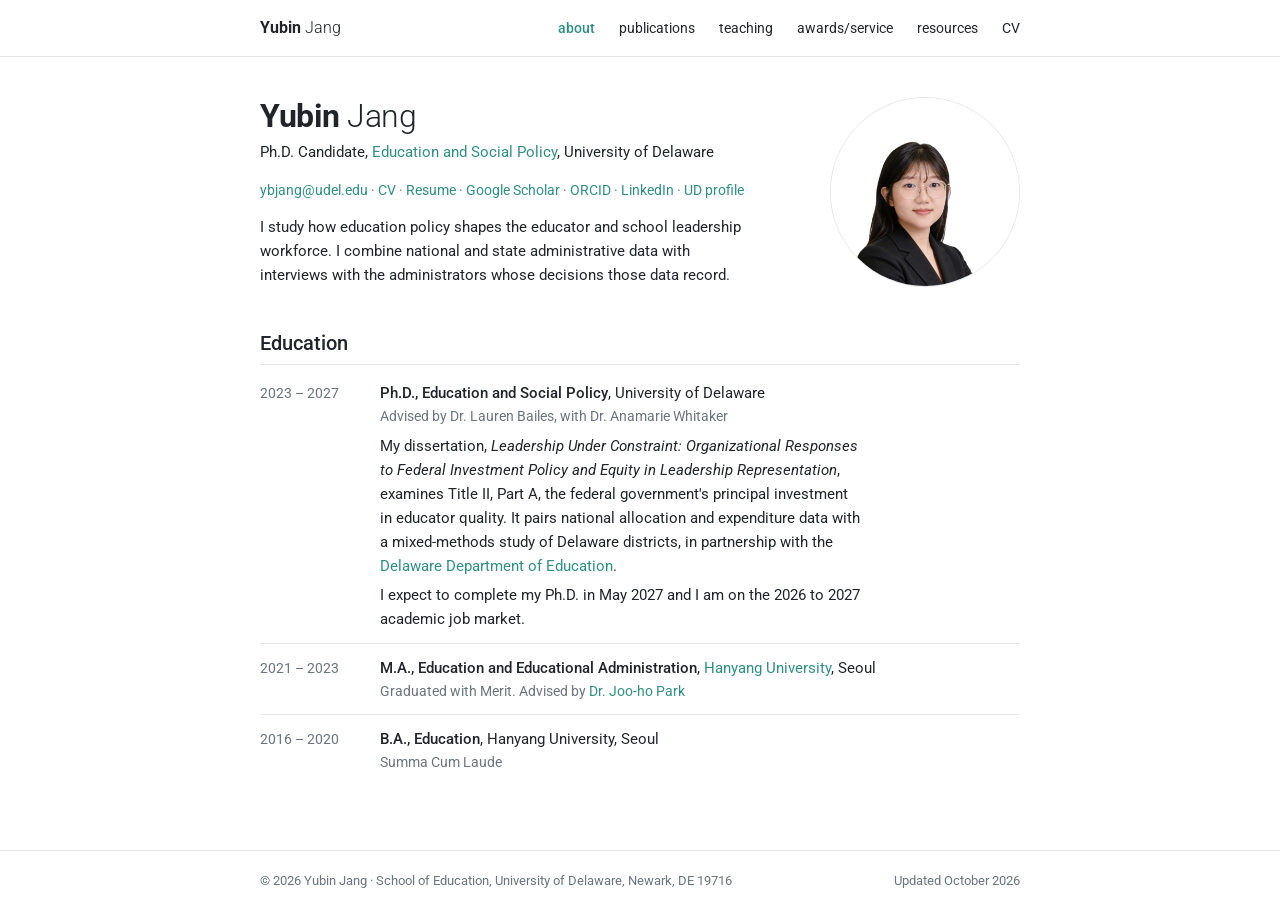
<file: index.html>
<!doctype html>
<html lang="en">
<head>
<meta charset="utf-8">
<meta name="viewport" content="width=device-width, initial-scale=1">
<title>Yubin Jang</title>
<meta name="description" content="Yubin Jang is a Ph.D. candidate in Education and Social Policy at the University of Delaware. She studies how education policy shapes the educator and school leadership workforce.">
<meta name="author" content="Yubin Jang">

<meta property="og:type" content="website">
<meta property="og:title" content="Yubin Jang">
<meta property="og:description" content="Ph.D. candidate in Education and Social Policy at the University of Delaware. How education policy shapes the educator and school leadership workforce.">
<meta property="og:image" content="https://yubinjang.github.io/assets/img/headshot.jpg">
<meta name="twitter:card" content="summary">
<link rel="canonical" href="https://yubinjang.github.io/">

<link rel="icon" href="data:image/svg+xml,<svg xmlns='http://www.w3.org/2000/svg' viewBox='0 0 32 32'><text y='24' x='1' font-size='22' font-family='Helvetica,Arial,sans-serif'>YJ</text></svg>">
<link rel="preconnect" href="https://fonts.googleapis.com">
<link rel="preconnect" href="https://fonts.gstatic.com" crossorigin>
<link href="https://fonts.googleapis.com/css2?family=Roboto:wght@300;400;500;700&display=swap" rel="stylesheet">
<link rel="stylesheet" href="/assets/css/style.css">

<!-- Without JS the mobile menu cannot open, so lay the links out inline. -->
<noscript>
  <style>
    .nav__toggle{ display:none !important; }
    @media (max-width:720px){
      .nav__inner{ height:auto; flex-wrap:wrap; padding-block:10px; }
      .nav__links{
        position:static; flex-direction:row; flex-wrap:wrap; gap:6px 16px;
        max-height:none; visibility:visible; overflow:visible;
        padding:0; border:0;
      }
      .nav__links a{ width:auto; padding:2px 0; border-bottom:0; }
    }
  </style>
</noscript>
</head>
<body>

<a class="skip-link" href="#main">Skip to content</a>

<header class="nav" id="nav">
  <div class="nav__inner">
    <a class="nav__brand" href="/"><strong>Yubin</strong> Jang</a>

    <button class="nav__toggle" id="navToggle" aria-expanded="false" aria-controls="navLinks" aria-label="Open menu">
      <span></span><span></span><span></span>
    </button>

    <nav class="nav__links" id="navLinks" aria-label="Primary">
      <a href="/" class="is-current" aria-current="page">about</a>
      <a href="/publications/">publications</a>
      <a href="/teaching/">teaching</a>
      <a href="/awards/">awards/service</a>
      <a href="/resources/">resources</a>
      <a href="/cv/Jang_Yubin_CV.pdf" target="_blank" rel="noopener">CV</a>
    </nav>
  </div>
</header>

<main id="main">
  <div class="wrap">

    <section class="about" aria-label="Introduction">
      <div class="about__text">
        <h1 class="page__title about__name"><strong>Yubin</strong> Jang</h1>
        <p class="about__role">
          Ph.D. Candidate, <a href="https://www.udel.edu/academics/colleges/grad/prospective-students/programs/interdisciplinary/education-and-social-policy/" target="_blank" rel="noopener">Education and Social Policy</a>, University of Delaware
        </p>
        <p class="about__contact">
          <a href="mailto:ybjang@udel.edu">ybjang@udel.edu</a> &middot;
          <a href="/cv/Jang_Yubin_CV.pdf" target="_blank" rel="noopener">CV</a> &middot;
          <a href="/cv/Jang_Yubin_Resume.pdf" target="_blank" rel="noopener">Resume</a> &middot;
          <a href="https://scholar.google.com/citations?user=fEqpddMAAAAJ&amp;hl=en" target="_blank" rel="noopener">Google Scholar</a> &middot;
          <a href="https://orcid.org/0009-0002-6958-9522" target="_blank" rel="noopener">ORCID</a> &middot;
          <a href="https://www.linkedin.com/in/ybjang" target="_blank" rel="noopener">LinkedIn</a> &middot;
          <a href="https://www.education.udel.edu/grad-student/yubin-jang/" target="_blank" rel="noopener">UD profile</a>
        </p>
        <p>
          I study how education policy shapes the educator and school leadership workforce.
          I combine national and state administrative data with interviews with the
          administrators whose decisions those data record.
        </p>
      </div>

      <!-- The inline onerror is deliberate. A listener added from main.js can miss the error
           event, which fires while the script is still loading. -->
      <img class="portrait" id="headshot" src="/assets/img/headshot.jpg" alt="Portrait of Yubin Jang"
           width="190" height="190"
           onerror="this.onerror=null;this.src='/assets/img/placeholder.svg';this.alt='';">
    </section>

    <section class="sec" id="education">
      <h2 class="sec__title">Education</h2>
      <ul class="rows">
        <li>
          <span class="rows__when">2023 &ndash; 2027</span>
          <span class="rows__what">
            <strong>Ph.D., Education and Social Policy</strong>, University of Delaware
            <span class="rows__note">Advised by Dr. Lauren Bailes, with Dr. Anamarie Whitaker</span>
            <span class="rows__text">
              My dissertation, <cite>Leadership Under Constraint: Organizational Responses to Federal
              Investment Policy and Equity in Leadership Representation</cite>, examines Title II, Part A,
              the federal government's principal investment in educator quality. It pairs national
              allocation and expenditure data with a mixed-methods study of Delaware districts, in
              partnership with the <a href="https://www.doe.k12.de.us/" target="_blank" rel="noopener">Delaware Department of Education</a>.
            </span>
            <span class="rows__text">
              I expect to complete my Ph.D. in May 2027 and I am on the 2026 to 2027 academic job market.
            </span>
          </span>
        </li>
        <li>
          <span class="rows__when">2021 &ndash; 2023</span>
          <span class="rows__what">
            <strong>M.A., Education and Educational Administration</strong>, <a href="https://www.hanyang.ac.kr/web/eng" target="_blank" rel="noopener">Hanyang University</a>, Seoul
            <span class="rows__note">Graduated with Merit. Advised by <a href="https://education.hanyang.ac.kr/front/undergraduate/education/professor/view?id=1" target="_blank" rel="noopener">Dr. Joo-ho Park</a></span>
          </span>
        </li>
        <li>
          <span class="rows__when">2016 &ndash; 2020</span>
          <span class="rows__what">
            <strong>B.A., Education</strong>, Hanyang University, Seoul
            <span class="rows__note">Summa Cum Laude</span>
          </span>
        </li>
      </ul>
    </section>

  </div>
</main>

<footer class="foot">
  <div class="wrap foot__inner">
    <p>&copy; <span id="year">2026</span> Yubin Jang &middot; School of Education, University of Delaware, Newark, DE 19716</p>
    <p>Updated October 2026</p>
  </div>
</footer>

<script src="/assets/js/main.js"></script>
</body>
</html>
</file>
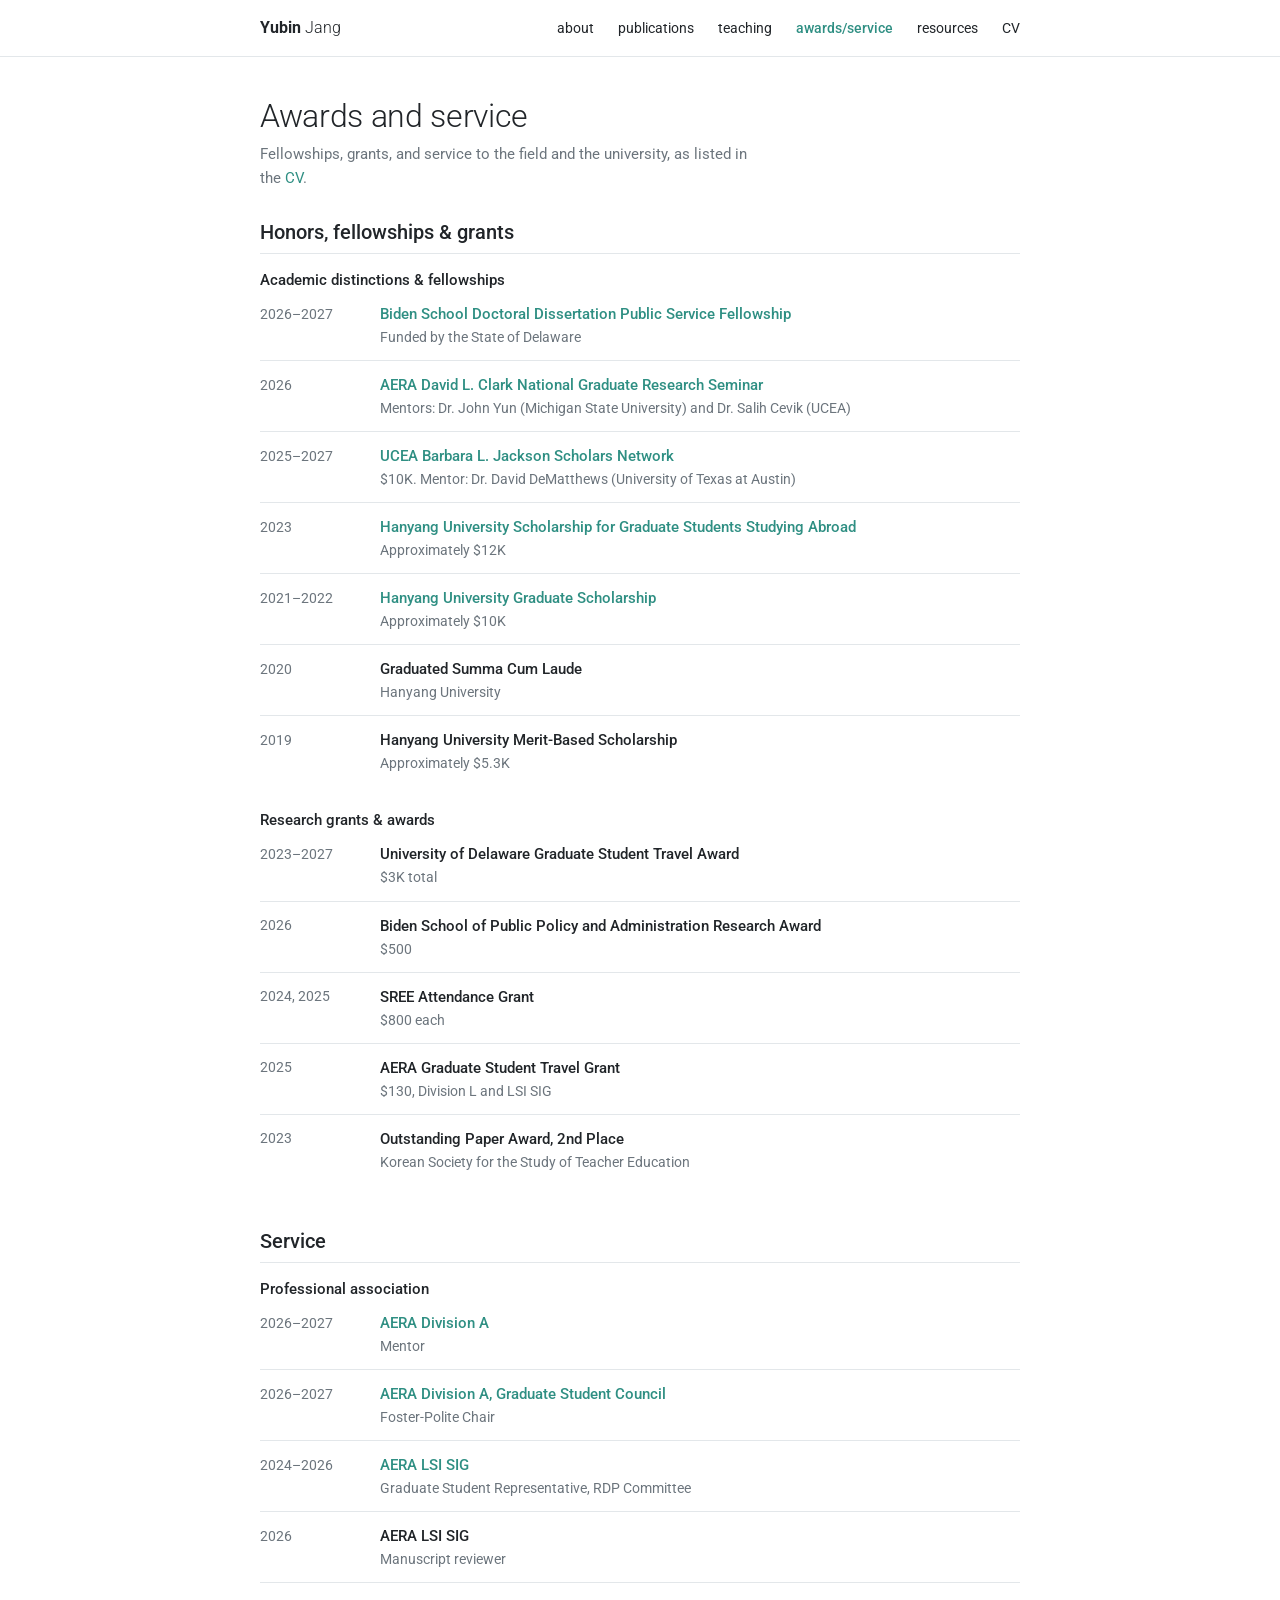
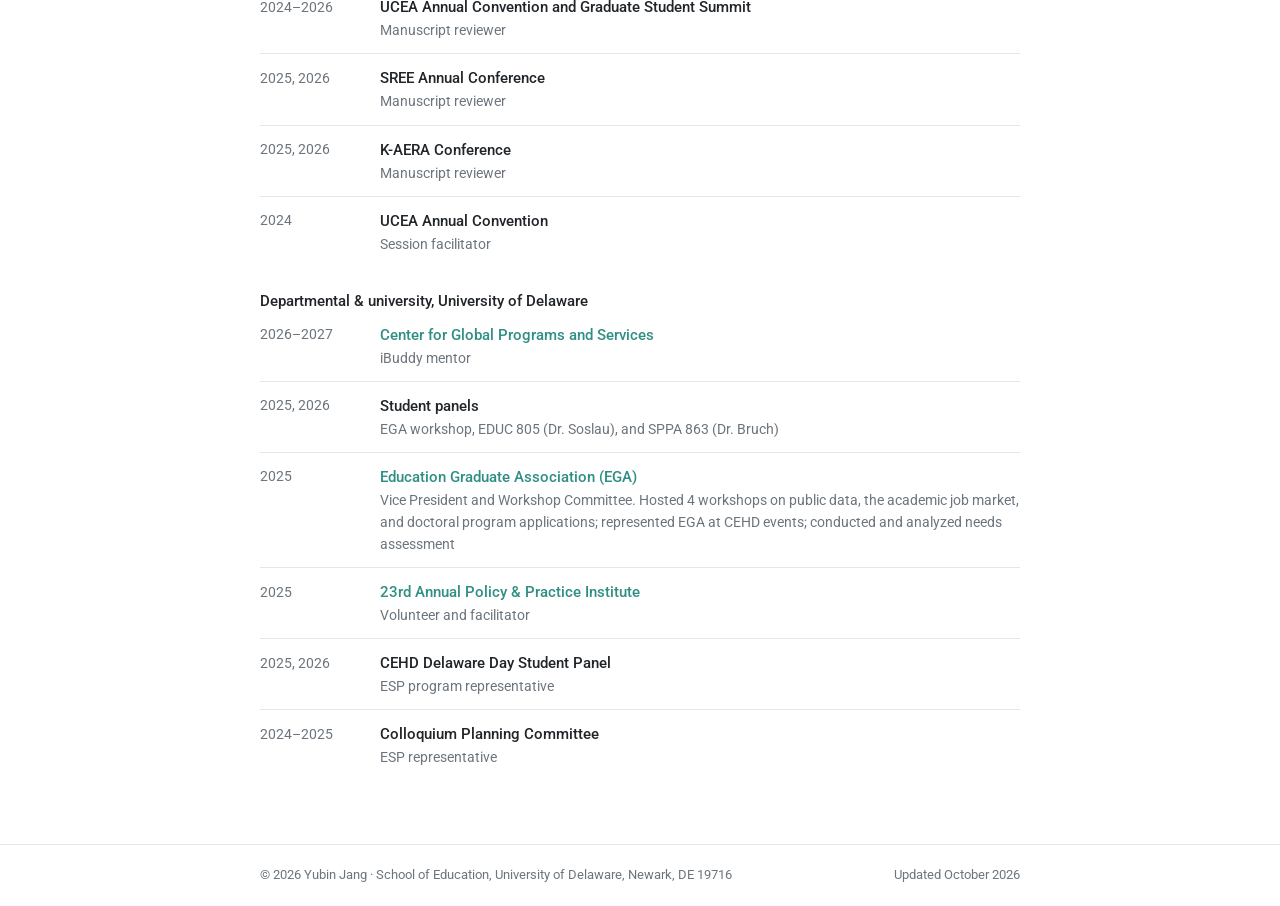
<file: awards/index.html>
<!doctype html>
<html lang="en">
<head>
<meta charset="utf-8">
<meta name="viewport" content="width=device-width, initial-scale=1">
<title>Awards and service | Yubin Jang</title>
<meta name="description" content="Fellowships, grants, awards, and service by Yubin Jang, including the Biden School dissertation fellowship, the Clark seminar, the Jackson Scholars Network, and AERA Division A service.">
<meta name="author" content="Yubin Jang">

<meta property="og:type" content="website">
<meta property="og:title" content="Awards and service | Yubin Jang">
<meta property="og:description" content="Fellowships, grants, awards, and service by Yubin Jang, including the Biden School dissertation fellowship, the Clark seminar, the Jackson Scholars Network, and AERA Division A service.">
<meta property="og:image" content="https://yubinjang.github.io/assets/img/headshot.jpg">
<meta name="twitter:card" content="summary">
<link rel="canonical" href="https://yubinjang.github.io/awards/">

<link rel="icon" href="data:image/svg+xml,<svg xmlns='http://www.w3.org/2000/svg' viewBox='0 0 32 32'><text y='24' x='1' font-size='22' font-family='Helvetica,Arial,sans-serif'>YJ</text></svg>">
<link rel="preconnect" href="https://fonts.googleapis.com">
<link rel="preconnect" href="https://fonts.gstatic.com" crossorigin>
<link href="https://fonts.googleapis.com/css2?family=Roboto:wght@300;400;500;700&display=swap" rel="stylesheet">
<link rel="stylesheet" href="/assets/css/style.css">

<!-- Without JS the mobile menu cannot open, so lay the links out inline. -->
<noscript>
  <style>
    .nav__toggle{ display:none !important; }
    @media (max-width:720px){
      .nav__inner{ height:auto; flex-wrap:wrap; padding-block:10px; }
      .nav__links{
        position:static; flex-direction:row; flex-wrap:wrap; gap:6px 16px;
        max-height:none; visibility:visible; overflow:visible;
        padding:0; border:0;
      }
      .nav__links a{ width:auto; padding:2px 0; border-bottom:0; }
    }
  </style>
</noscript>
</head>
<body>

<a class="skip-link" href="#main">Skip to content</a>

<header class="nav" id="nav">
  <div class="nav__inner">
    <a class="nav__brand" href="/"><strong>Yubin</strong> Jang</a>

    <button class="nav__toggle" id="navToggle" aria-expanded="false" aria-controls="navLinks" aria-label="Open menu">
      <span></span><span></span><span></span>
    </button>

    <nav class="nav__links" id="navLinks" aria-label="Primary">
      <a href="/">about</a>
      <a href="/publications/">publications</a>
      <a href="/teaching/">teaching</a>
      <a href="/awards/" class="is-current" aria-current="page">awards/service</a>
      <a href="/resources/">resources</a>
      <a href="/cv/Jang_Yubin_CV.pdf" target="_blank" rel="noopener">CV</a>
    </nav>
  </div>
</header>

<main id="main">
  <div class="wrap">

<h1 class="page__title">Awards and service</h1>
<p class="page__lede">Fellowships, grants, and service to the field and the university, as listed in the <a href="/cv/Jang_Yubin_CV.pdf" target="_blank" rel="noopener">CV</a>.</p>

<section class="sec" id="awards">
<h2 class="sec__title">Honors, fellowships &amp; grants</h2>
<h3 class="sub">Academic distinctions &amp; fellowships</h3>
<ul class="rows">
  <li>
    <span class="rows__when">2026&ndash;2027</span>
    <span class="rows__what">
      <strong><a href="https://www.bidenschool.udel.edu/" target="_blank" rel="noopener">Biden School Doctoral Dissertation Public Service Fellowship</a></strong>
      <span class="rows__note">Funded by the State of Delaware</span>
    </span>
  </li>
  <li>
    <span class="rows__when">2026</span>
    <span class="rows__what">
      <strong><a href="https://www.ucea.org/clark.php" target="_blank" rel="noopener">AERA David L. Clark National Graduate Research Seminar</a></strong>
      <span class="rows__note">Mentors: Dr. John Yun (Michigan State University) and Dr. Salih Cevik (UCEA)</span>
    </span>
  </li>
  <li>
    <span class="rows__when">2025&ndash;2027</span>
    <span class="rows__what">
      <strong><a href="https://www.ucea.org/jsn.php" target="_blank" rel="noopener">UCEA Barbara L. Jackson Scholars Network</a></strong>
      <span class="rows__note">$10K. Mentor: Dr. David DeMatthews (University of Texas at Austin)</span>
    </span>
  </li>
  <li>
    <span class="rows__when">2023</span>
    <span class="rows__what">
      <strong><a href="https://exchangeout.hanyang.ac.kr/scholarship" target="_blank" rel="noopener">Hanyang University Scholarship for Graduate Students Studying Abroad</a></strong>
      <span class="rows__note">Approximately $12K</span>
    </span>
  </li>
  <li>
    <span class="rows__when">2021&ndash;2022</span>
    <span class="rows__what">
      <strong><a href="http://www.grad.hanyang.ac.kr/board/data.php?ptype=view&amp;code=data&amp;idx=10290" target="_blank" rel="noopener">Hanyang University Graduate Scholarship</a></strong>
      <span class="rows__note">Approximately $10K</span>
    </span>
  </li>
  <li>
    <span class="rows__when">2020</span>
    <span class="rows__what">
      <strong>Graduated Summa Cum Laude</strong>
      <span class="rows__note">Hanyang University</span>
    </span>
  </li>
  <li>
    <span class="rows__when">2019</span>
    <span class="rows__what">
      <strong>Hanyang University Merit-Based Scholarship</strong>
      <span class="rows__note">Approximately $5.3K</span>
    </span>
  </li>
</ul>
<h3 class="sub">Research grants &amp; awards</h3>
<ul class="rows">
  <li>
    <span class="rows__when">2023&ndash;2027</span>
    <span class="rows__what">
      <strong>University of Delaware Graduate Student Travel Award</strong>
      <span class="rows__note">$3K total</span>
    </span>
  </li>
  <li>
    <span class="rows__when">2026</span>
    <span class="rows__what">
      <strong>Biden School of Public Policy and Administration Research Award</strong>
      <span class="rows__note">$500</span>
    </span>
  </li>
  <li>
    <span class="rows__when">2024, 2025</span>
    <span class="rows__what">
      <strong>SREE Attendance Grant</strong>
      <span class="rows__note">$800 each</span>
    </span>
  </li>
  <li>
    <span class="rows__when">2025</span>
    <span class="rows__what">
      <strong>AERA Graduate Student Travel Grant</strong>
      <span class="rows__note">$130, Division L and LSI SIG</span>
    </span>
  </li>
  <li>
    <span class="rows__when">2023</span>
    <span class="rows__what">
      <strong>Outstanding Paper Award, 2nd Place</strong>
      <span class="rows__note">Korean Society for the Study of Teacher Education</span>
    </span>
  </li>
</ul>
</section>

<section class="sec" id="service">
<h2 class="sec__title">Service</h2>
<h3 class="sub">Professional association</h3>
<ul class="rows">
  <li>
    <span class="rows__when">2026&ndash;2027</span>
    <span class="rows__what">
      <strong><a href="https://www.aera.net/Division-A/Administration-Organization-Leadership-A" target="_blank" rel="noopener">AERA Division A</a></strong>
      <span class="rows__note">Mentor</span>
    </span>
  </li>
  <li>
    <span class="rows__when">2026&ndash;2027</span>
    <span class="rows__what">
      <strong><a href="https://www.aera.net/Division-A/Administration-Organization-Leadership-A" target="_blank" rel="noopener">AERA Division A, Graduate Student Council</a></strong>
      <span class="rows__note">Foster-Polite Chair</span>
    </span>
  </li>
  <li>
    <span class="rows__when">2024&ndash;2026</span>
    <span class="rows__what">
      <strong><a href="https://www.aera.net/SIG101/Key-Initiatives" target="_blank" rel="noopener">AERA LSI SIG</a></strong>
      <span class="rows__note">Graduate Student Representative, RDP Committee</span>
    </span>
  </li>
  <li>
    <span class="rows__when">2026</span>
    <span class="rows__what">
      <strong>AERA LSI SIG</strong>
      <span class="rows__note">Manuscript reviewer</span>
    </span>
  </li>
  <li>
    <span class="rows__when">2024&ndash;2026</span>
    <span class="rows__what">
      <strong>UCEA Annual Convention and Graduate Student Summit</strong>
      <span class="rows__note">Manuscript reviewer</span>
    </span>
  </li>
  <li>
    <span class="rows__when">2025, 2026</span>
    <span class="rows__what">
      <strong>SREE Annual Conference</strong>
      <span class="rows__note">Manuscript reviewer</span>
    </span>
  </li>
  <li>
    <span class="rows__when">2025, 2026</span>
    <span class="rows__what">
      <strong>K-AERA Conference</strong>
      <span class="rows__note">Manuscript reviewer</span>
    </span>
  </li>
  <li>
    <span class="rows__when">2024</span>
    <span class="rows__what">
      <strong>UCEA Annual Convention</strong>
      <span class="rows__note">Session facilitator</span>
    </span>
  </li>
</ul>
<h3 class="sub">Departmental &amp; university, University of Delaware</h3>
<ul class="rows">
  <li>
    <span class="rows__when">2026&ndash;2027</span>
    <span class="rows__what">
      <strong><a href="https://www.udel.edu/academics/global/signature-programs/cgps-communities/ibuddy/" target="_blank" rel="noopener">Center for Global Programs and Services</a></strong>
      <span class="rows__note">iBuddy mentor</span>
    </span>
  </li>
  <li>
    <span class="rows__when">2025, 2026</span>
    <span class="rows__what">
      <strong>Student panels</strong>
      <span class="rows__note">EGA workshop, EDUC 805 (Dr. Soslau), and SPPA 863 (Dr. Bruch)</span>
    </span>
  </li>
  <li>
    <span class="rows__when">2025</span>
    <span class="rows__what">
      <strong><a href="https://www.education.udel.edu/education-graduate-association/" target="_blank" rel="noopener">Education Graduate Association (EGA)</a></strong>
      <span class="rows__note">Vice President and Workshop Committee. Hosted 4 workshops on public data, the academic job market, and doctoral program applications; represented EGA at CEHD events; conducted and analyzed needs assessment</span>
    </span>
  </li>
  <li>
    <span class="rows__when">2025</span>
    <span class="rows__what">
      <strong><a href="https://ssc.cehd.udel.edu/events/policy-practice-institute-delawares-conference-on-public-education/" target="_blank" rel="noopener">23rd Annual Policy &amp; Practice Institute</a></strong>
      <span class="rows__note">Volunteer and facilitator</span>
    </span>
  </li>
  <li>
    <span class="rows__when">2025, 2026</span>
    <span class="rows__what">
      <strong>CEHD Delaware Day Student Panel</strong>
      <span class="rows__note">ESP program representative</span>
    </span>
  </li>
  <li>
    <span class="rows__when">2024&ndash;2025</span>
    <span class="rows__what">
      <strong>Colloquium Planning Committee</strong>
      <span class="rows__note">ESP representative</span>
    </span>
  </li>
</ul>
</section>

  </div>
</main>

<footer class="foot">
  <div class="wrap foot__inner">
    <p>&copy; <span id="year">2026</span> Yubin Jang &middot; School of Education, University of Delaware, Newark, DE 19716</p>
    <p>Updated October 2026</p>
  </div>
</footer>

<script src="/assets/js/main.js"></script>
</body>
</html>
</file>
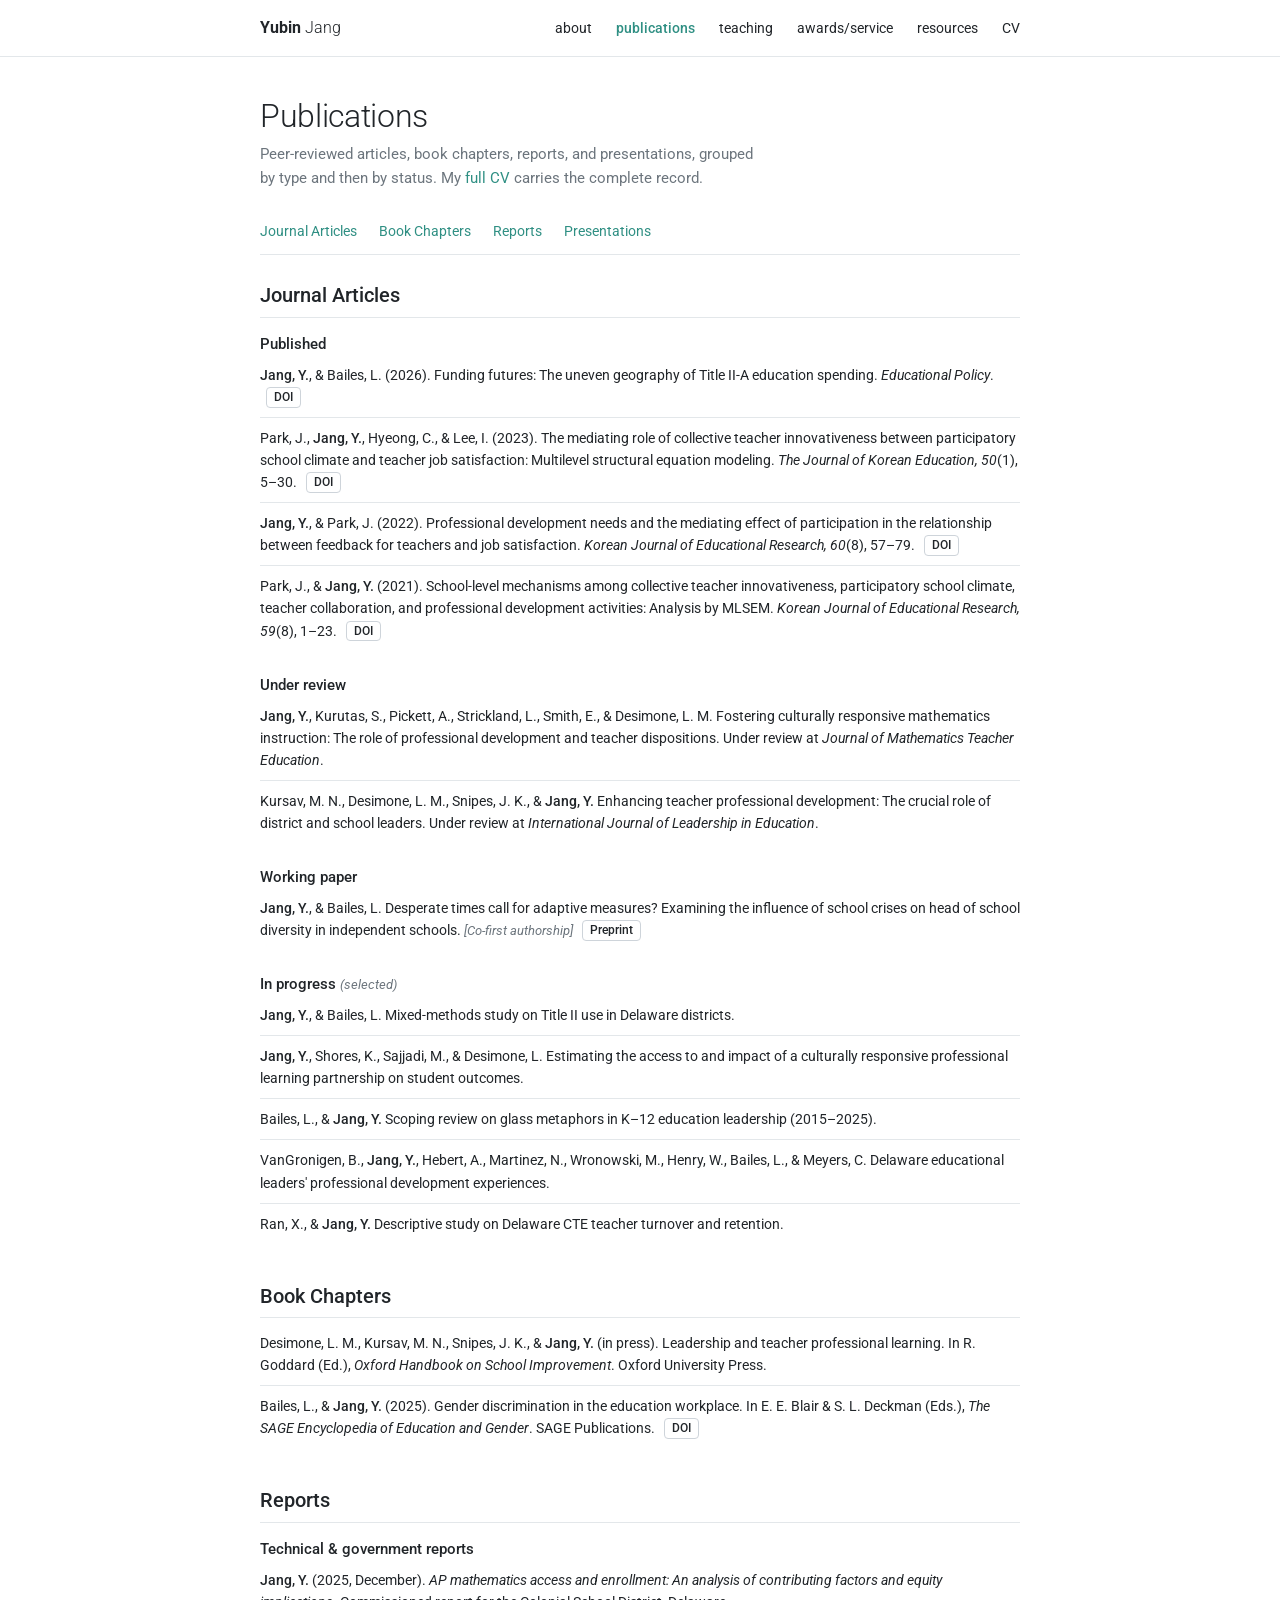
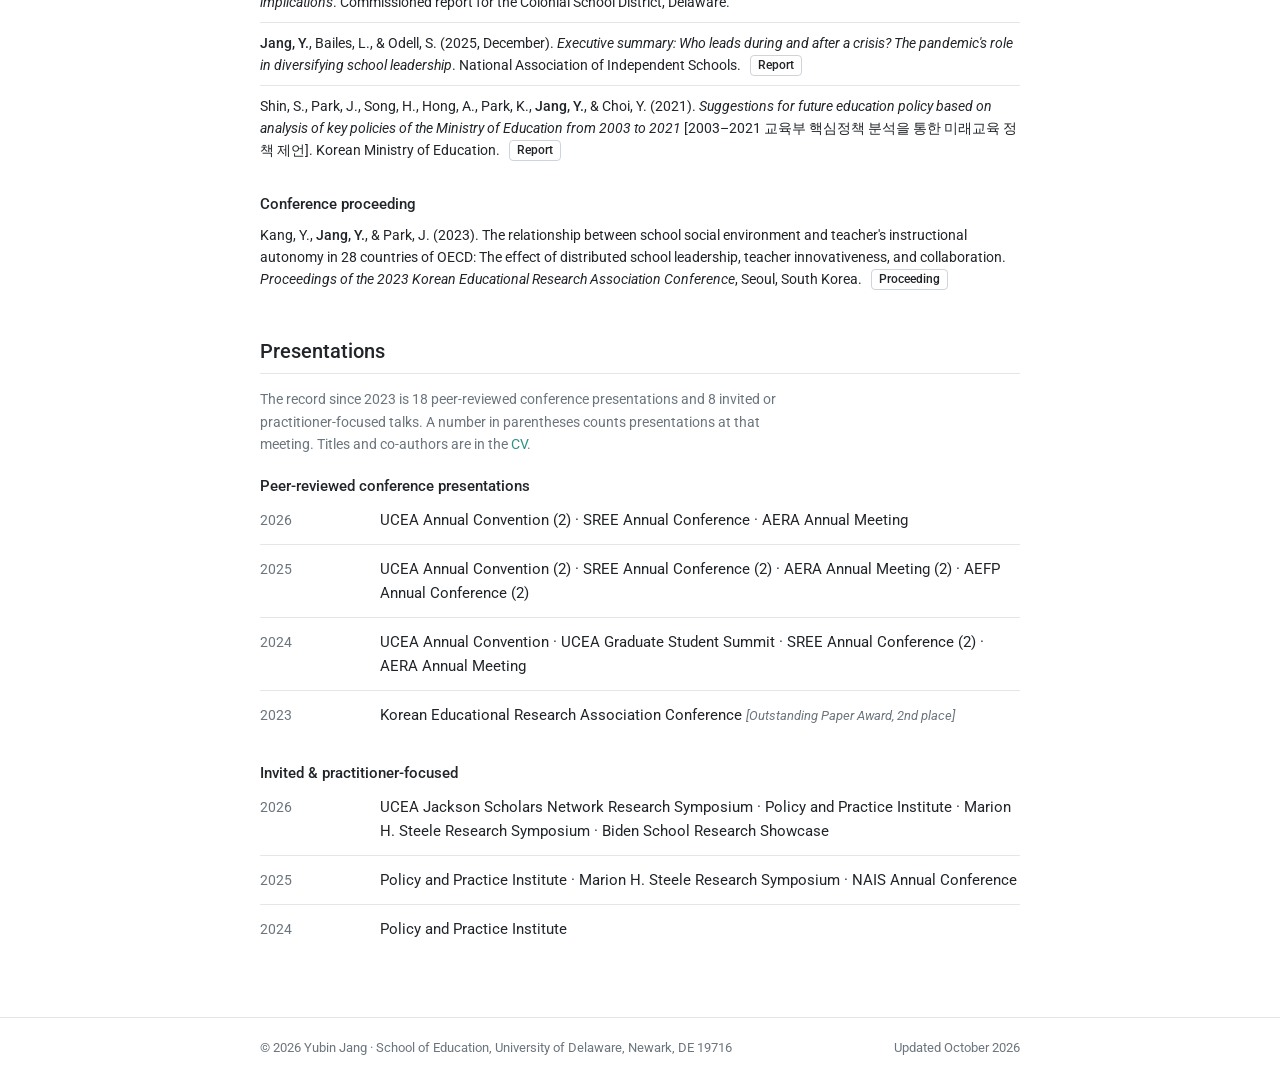
<file: publications/index.html>
<!doctype html>
<html lang="en">
<head>
<meta charset="utf-8">
<meta name="viewport" content="width=device-width, initial-scale=1">
<title>Publications | Yubin Jang</title>
<meta name="description" content="Peer-reviewed articles, book chapters, reports, and conference presentations by Yubin Jang, grouped by type and then by status.">
<meta name="author" content="Yubin Jang">

<meta property="og:type" content="website">
<meta property="og:title" content="Publications | Yubin Jang">
<meta property="og:description" content="Peer-reviewed articles, book chapters, reports, and conference presentations by Yubin Jang, grouped by type and then by status.">
<meta property="og:image" content="https://yubinjang.github.io/assets/img/headshot.jpg">
<meta name="twitter:card" content="summary">
<link rel="canonical" href="https://yubinjang.github.io/publications/">

<link rel="icon" href="data:image/svg+xml,<svg xmlns='http://www.w3.org/2000/svg' viewBox='0 0 32 32'><text y='24' x='1' font-size='22' font-family='Helvetica,Arial,sans-serif'>YJ</text></svg>">
<link rel="preconnect" href="https://fonts.googleapis.com">
<link rel="preconnect" href="https://fonts.gstatic.com" crossorigin>
<link href="https://fonts.googleapis.com/css2?family=Roboto:wght@300;400;500;700&display=swap" rel="stylesheet">
<link rel="stylesheet" href="/assets/css/style.css">

<!-- Without JS the mobile menu cannot open, so lay the links out inline. -->
<noscript>
  <style>
    .nav__toggle{ display:none !important; }
    @media (max-width:720px){
      .nav__inner{ height:auto; flex-wrap:wrap; padding-block:10px; }
      .nav__links{
        position:static; flex-direction:row; flex-wrap:wrap; gap:6px 16px;
        max-height:none; visibility:visible; overflow:visible;
        padding:0; border:0;
      }
      .nav__links a{ width:auto; padding:2px 0; border-bottom:0; }
    }
  </style>
</noscript>
</head>
<body>

<a class="skip-link" href="#main">Skip to content</a>

<header class="nav" id="nav">
  <div class="nav__inner">
    <a class="nav__brand" href="/"><strong>Yubin</strong> Jang</a>

    <button class="nav__toggle" id="navToggle" aria-expanded="false" aria-controls="navLinks" aria-label="Open menu">
      <span></span><span></span><span></span>
    </button>

    <nav class="nav__links" id="navLinks" aria-label="Primary">
      <a href="/">about</a>
      <a href="/publications/" class="is-current" aria-current="page">publications</a>
      <a href="/teaching/">teaching</a>
      <a href="/awards/">awards/service</a>
      <a href="/resources/">resources</a>
      <a href="/cv/Jang_Yubin_CV.pdf" target="_blank" rel="noopener">CV</a>
    </nav>
  </div>
</header>

<main id="main">
  <div class="wrap">

  <h1 class="page__title">Publications</h1>

  <p class="page__lede">
    Peer-reviewed articles, book chapters, reports, and presentations, grouped by type and
    then by status. My <a href="/cv/Jang_Yubin_CV.pdf" target="_blank" rel="noopener">full CV</a>
    carries the complete record.
  </p>

  <nav class="jump" aria-label="Publication categories">
    <a href="#pubs-articles">Journal Articles</a>
    <a href="#pubs-chapters">Book Chapters</a>
    <a href="#pubs-reports">Reports</a>
    <a href="#pubs-presentations">Presentations</a>
  </nav>

  <!-- Journal articles -->
  <div class="pubgroup" id="pubs-articles">
    <h2 class="sec__title">Journal Articles</h2>

    <h3 class="sub">Published</h3>
    <ul class="pubs">
      <li class="pub">
        <p><strong>Jang, Y.</strong>, &amp; Bailes, L. (2026). Funding futures: The uneven geography of Title II-A education spending. <em>Educational Policy</em>. <a class="pub__link" href="https://doi.org/10.1177/08959048261430759" target="_blank" rel="noopener">DOI</a></p>
      </li>
      <li class="pub">
        <p>Park, J., <strong>Jang, Y.</strong>, Hyeong, C., &amp; Lee, I. (2023). The mediating role of collective teacher innovativeness between participatory school climate and teacher job satisfaction: Multilevel structural equation modeling. <em>The Journal of Korean Education, 50</em>(1), 5&ndash;30. <a class="pub__link" href="http://dx.doi.org/10.22804/jke.2023.50.1.001" target="_blank" rel="noopener">DOI</a></p>
      </li>
      <li class="pub">
        <p><strong>Jang, Y.</strong>, &amp; Park, J. (2022). Professional development needs and the mediating effect of participation in the relationship between feedback for teachers and job satisfaction. <em>Korean Journal of Educational Research, 60</em>(8), 57&ndash;79. <a class="pub__link" href="http://dx.doi.org/10.30916/kera.60.5.57" target="_blank" rel="noopener">DOI</a></p>
      </li>
      <li class="pub">
        <p>Park, J., &amp; <strong>Jang, Y.</strong> (2021). School-level mechanisms among collective teacher innovativeness, participatory school climate, teacher collaboration, and professional development activities: Analysis by MLSEM. <em>Korean Journal of Educational Research, 59</em>(8), 1&ndash;23. <a class="pub__link" href="http://dx.doi.org/10.30916/kera.59.8.1" target="_blank" rel="noopener">DOI</a></p>
      </li>
    </ul>

    <h3 class="sub">Under review</h3>
    <ul class="pubs">
      <li class="pub">
        <p><strong>Jang, Y.</strong>, Kurutas, S., Pickett, A., Strickland, L., Smith, E., &amp; Desimone, L. M. Fostering culturally responsive mathematics instruction: The role of professional development and teacher dispositions. Under review at <em>Journal of Mathematics Teacher Education</em>.</p>
      </li>
      <li class="pub">
        <p>Kursav, M. N., Desimone, L. M., Snipes, J. K., &amp; <strong>Jang, Y.</strong> Enhancing teacher professional development: The crucial role of district and school leaders. Under review at <em>International Journal of Leadership in Education</em>.</p>
      </li>
    </ul>

    <h3 class="sub">Working paper</h3>
    <ul class="pubs">
      <li class="pub">
        <p><strong>Jang, Y.</strong>, &amp; Bailes, L. Desperate times call for adaptive measures? Examining the influence of school crises on head of school diversity in independent schools. <span class="pub__tag">Co-first authorship</span> <a class="pub__link" href="https://doi.org/10.26300/z366-8754" target="_blank" rel="noopener">Preprint</a></p>
      </li>
    </ul>

    <h3 class="sub">In progress <small>(selected)</small></h3>
    <ul class="pubs">
      <li class="pub"><p><strong>Jang, Y.</strong>, &amp; Bailes, L. Mixed-methods study on Title II use in Delaware districts.</p></li>
      <li class="pub"><p><strong>Jang, Y.</strong>, Shores, K., Sajjadi, M., &amp; Desimone, L. Estimating the access to and impact of a culturally responsive professional learning partnership on student outcomes.</p></li>
      <li class="pub"><p>Bailes, L., &amp; <strong>Jang, Y.</strong> Scoping review on glass metaphors in K&ndash;12 education leadership (2015&ndash;2025).</p></li>
      <li class="pub"><p>VanGronigen, B., <strong>Jang, Y.</strong>, Hebert, A., Martinez, N., Wronowski, M., Henry, W., Bailes, L., &amp; Meyers, C. Delaware educational leaders' professional development experiences.</p></li>
      <li class="pub"><p>Ran, X., &amp; <strong>Jang, Y.</strong> Descriptive study on Delaware CTE teacher turnover and retention.</p></li>
    </ul>
  </div>

  <!-- Book chapters -->
  <div class="pubgroup" id="pubs-chapters">
    <h2 class="sec__title">Book Chapters</h2>
    <ul class="pubs">
      <li class="pub">
        <p>Desimone, L. M., Kursav, M. N., Snipes, J. K., &amp; <strong>Jang, Y.</strong> (in press). Leadership and teacher professional learning. In R. Goddard (Ed.), <em>Oxford Handbook on School Improvement</em>. Oxford University Press.</p>
      </li>
      <li class="pub">
        <p>Bailes, L., &amp; <strong>Jang, Y.</strong> (2025). Gender discrimination in the education workplace. In E. E. Blair &amp; S. L. Deckman (Eds.), <em>The SAGE Encyclopedia of Education and Gender</em>. SAGE Publications. <a class="pub__link" href="https://doi.org/10.4135/9781071926697.n90" target="_blank" rel="noopener">DOI</a></p>
      </li>
    </ul>
  </div>

  <!-- Reports -->
  <div class="pubgroup" id="pubs-reports">
    <h2 class="sec__title">Reports</h2>
    <h3 class="sub">Technical &amp; government reports</h3>
    <ul class="pubs">
      <li class="pub">
        <p><strong>Jang, Y.</strong> (2025, December). <em>AP mathematics access and enrollment: An analysis of contributing factors and equity implications</em>. Commissioned report for the Colonial School District, Delaware.</p>
      </li>
      <li class="pub">
        <p><strong>Jang, Y.</strong>, Bailes, L., &amp; Odell, S. (2025, December). <em>Executive summary: Who leads during and after a crisis? The pandemic's role in diversifying school leadership</em>. National Association of Independent Schools. <a class="pub__link" href="https://www.nais.org/resource-center/resources/research/research-executive-summary-of-who-leads-during-and-after-a-crisis" target="_blank" rel="noopener">Report</a></p>
      </li>
      <li class="pub">
        <p>Shin, S., Park, J., Song, H., Hong, A., Park, K., <strong>Jang, Y.</strong>, &amp; Choi, Y. (2021). <em>Suggestions for future education policy based on analysis of key policies of the Ministry of Education from 2003 to 2021</em> [<span lang="ko">2003&ndash;2021 교육부 핵심정책 분석을 통한 미래교육 정책 제언</span>]. Korean Ministry of Education. <a class="pub__link" href="https://cloud.nanet.go.kr/search/searchView.do?lodArticleId=BOOK_268813" target="_blank" rel="noopener">Report</a></p>
      </li>
    </ul>

    <h3 class="sub">Conference proceeding</h3>
    <ul class="pubs">
      <li class="pub">
        <p>Kang, Y., <strong>Jang, Y.</strong>, &amp; Park, J. (2023). The relationship between school social environment and teacher's instructional autonomy in 28 countries of OECD: The effect of distributed school leadership, teacher innovativeness, and collaboration. <em>Proceedings of the 2023 Korean Educational Research Association Conference</em>, Seoul, South Korea. <a class="pub__link" href="https://www.earticle.net/Article/A461768" target="_blank" rel="noopener">Proceeding</a></p>
      </li>
    </ul>
  </div>

  <!-- Presentations: one row per year. Titles and co-authors are in the CV. -->
  <div class="pubgroup" id="pubs-presentations">
    <h2 class="sec__title">Presentations</h2>
    <p class="sec__lede">The record since 2023 is 18 peer-reviewed conference presentations and 8 invited or practitioner-focused talks. A number in parentheses counts presentations at that meeting. Titles and co-authors are in the <a href="/cv/Jang_Yubin_CV.pdf" target="_blank" rel="noopener">CV</a>.</p>

    <h3 class="sub">Peer-reviewed conference presentations</h3>
    <ul class="rows">
      <li>
        <span class="rows__when">2026</span>
        <span class="rows__what">UCEA Annual Convention (2) &middot; SREE Annual Conference &middot; AERA Annual Meeting</span>
      </li>
      <li>
        <span class="rows__when">2025</span>
        <span class="rows__what">UCEA Annual Convention (2) &middot; SREE Annual Conference (2) &middot; AERA Annual Meeting (2) &middot; AEFP Annual Conference (2)</span>
      </li>
      <li>
        <span class="rows__when">2024</span>
        <span class="rows__what">UCEA Annual Convention &middot; UCEA Graduate Student Summit &middot; SREE Annual Conference (2) &middot; AERA Annual Meeting</span>
      </li>
      <li>
        <span class="rows__when">2023</span>
        <span class="rows__what">Korean Educational Research Association Conference <span class="pub__tag">Outstanding Paper Award, 2nd place</span></span>
      </li>
    </ul>

    <h3 class="sub">Invited &amp; practitioner-focused</h3>
    <ul class="rows">
      <li>
        <span class="rows__when">2026</span>
        <span class="rows__what">UCEA Jackson Scholars Network Research Symposium &middot; Policy and Practice Institute &middot; Marion H. Steele Research Symposium &middot; Biden School Research Showcase</span>
      </li>
      <li>
        <span class="rows__when">2025</span>
        <span class="rows__what">Policy and Practice Institute &middot; Marion H. Steele Research Symposium &middot; NAIS Annual Conference</span>
      </li>
      <li>
        <span class="rows__when">2024</span>
        <span class="rows__what">Policy and Practice Institute</span>
      </li>
    </ul>
  </div>

  </div>
</main>

<footer class="foot">
  <div class="wrap foot__inner">
    <p>&copy; <span id="year">2026</span> Yubin Jang &middot; School of Education, University of Delaware, Newark, DE 19716</p>
    <p>Updated October 2026</p>
  </div>
</footer>

<script src="/assets/js/main.js"></script>
</body>
</html>
</file>
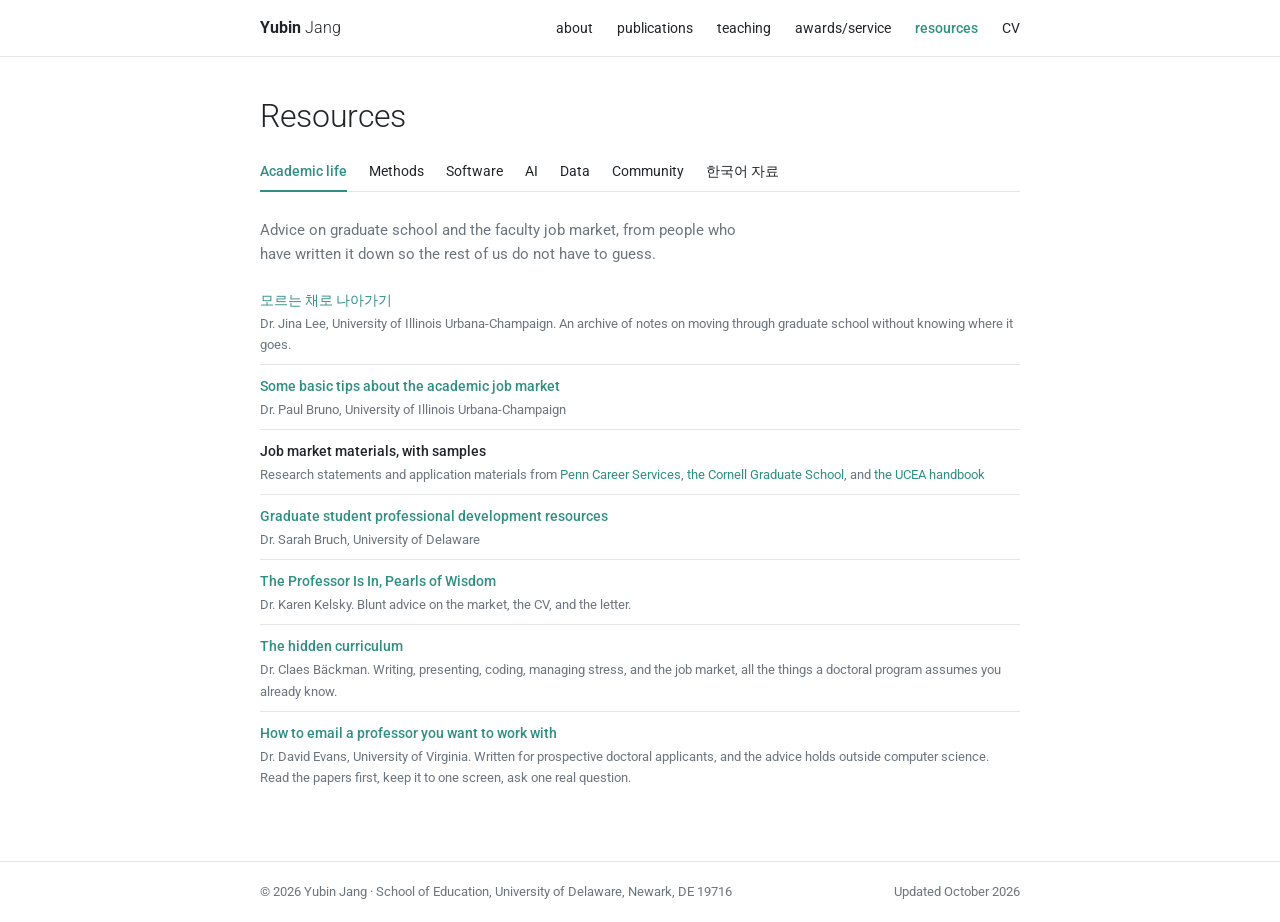
<file: resources/index.html>
<!doctype html>
<html lang="en">
<head>
<meta charset="utf-8">
<meta name="viewport" content="width=device-width, initial-scale=1">
<title>Resources | Yubin Jang</title>
<meta name="description" content="Resources for the academic job market, quantitative methods, statistical software, and public education data, including Korean-language material, collected by Yubin Jang.">
<meta name="author" content="Yubin Jang">

<meta property="og:type" content="website">
<meta property="og:title" content="Resources | Yubin Jang">
<meta property="og:description" content="Resources for the academic job market, quantitative methods, statistical software, and public education data, including Korean-language material, collected by Yubin Jang.">
<meta property="og:image" content="https://yubinjang.github.io/assets/img/headshot.jpg">
<meta name="twitter:card" content="summary">
<link rel="canonical" href="https://yubinjang.github.io/resources/">

<link rel="icon" href="data:image/svg+xml,<svg xmlns='http://www.w3.org/2000/svg' viewBox='0 0 32 32'><text y='24' x='1' font-size='22' font-family='Helvetica,Arial,sans-serif'>YJ</text></svg>">
<link rel="preconnect" href="https://fonts.googleapis.com">
<link rel="preconnect" href="https://fonts.gstatic.com" crossorigin>
<link href="https://fonts.googleapis.com/css2?family=Roboto:wght@300;400;500;700&display=swap" rel="stylesheet">
<link rel="stylesheet" href="/assets/css/style.css">

<!-- Without JS the mobile menu cannot open, so lay the links out inline. The tabs cannot switch either, so every panel opens. -->
<noscript>
  <style>
    .nav__toggle{ display:none !important; }
    @media (max-width:720px){
      .nav__inner{ height:auto; flex-wrap:wrap; padding-block:10px; }
      .nav__links{
        position:static; flex-direction:row; flex-wrap:wrap; gap:6px 16px;
        max-height:none; visibility:visible; overflow:visible;
        padding:0; border:0;
      }
      .nav__links a{ width:auto; padding:2px 0; border-bottom:0; }
    }
    /* the tabs cannot switch without JS, so show every panel as one long list
       and bring each panel's own heading back */
    .panel[hidden]{ display:block !important; }
    .tabs{ display:none; }
    .panel__title{
      position:static !important;
      width:auto !important; height:auto !important;
      margin:40px 0 12px !important;
      overflow:visible !important;
      clip:auto !important; clip-path:none !important;
      white-space:normal !important;
      font-size:1.3rem; font-weight:500;
      padding-bottom:8px; border-bottom:1px solid var(--hair);
    }
    .tabs + .panel .panel__title{ margin-top:0 !important; }
  </style>
</noscript>
</head>
<body>

<a class="skip-link" href="#main">Skip to content</a>

<header class="nav" id="nav">
  <div class="nav__inner">
    <a class="nav__brand" href="/"><strong>Yubin</strong> Jang</a>

    <button class="nav__toggle" id="navToggle" aria-expanded="false" aria-controls="navLinks" aria-label="Open menu">
      <span></span><span></span><span></span>
    </button>

    <nav class="nav__links" id="navLinks" aria-label="Primary">
      <a href="/">about</a>
      <a href="/publications/">publications</a>
      <a href="/teaching/">teaching</a>
      <a href="/awards/">awards/service</a>
      <a href="/resources/" class="is-current" aria-current="page">resources</a>
      <a href="/cv/Jang_Yubin_CV.pdf" target="_blank" rel="noopener">CV</a>
    </nav>
  </div>
</header>

<main id="main">
  <div class="wrap">

<h1 class="page__title">Resources</h1>

<!-- One tab per category, driven by selectTab in main.js. The `hidden` attribute
     on the closed panels is what keeps them closed before any script runs. -->
<div class="tabs" role="tablist" aria-label="Resource categories">
  <button class="tab is-active" role="tab" aria-selected="true"  aria-controls="tab-academic"  id="btn-academic">Academic life</button>
  <button class="tab"           role="tab" aria-selected="false" aria-controls="tab-methods"   id="btn-methods">Methods</button>
  <button class="tab"           role="tab" aria-selected="false" aria-controls="tab-software"  id="btn-software">Software</button>
  <button class="tab"           role="tab" aria-selected="false" aria-controls="tab-ai"        id="btn-ai">AI</button>
  <button class="tab"           role="tab" aria-selected="false" aria-controls="tab-data"      id="btn-data">Data</button>
  <button class="tab"           role="tab" aria-selected="false" aria-controls="tab-community" id="btn-community">Community</button>
  <button class="tab"           role="tab" aria-selected="false" aria-controls="tab-korean"    id="btn-korean">한국어 자료</button>
</div>

<!-- Academic life -->
<div class="panel is-active" role="tabpanel" id="tab-academic" aria-labelledby="btn-academic" tabindex="0">
  <h2 class="panel__title">Academic life</h2>
  <p class="panel__lede">
    Advice on graduate school and the faculty job market, from people who have written it down
    so the rest of us do not have to guess.
  </p>

  <ul class="res">
    <li>
      <a class="res__link" href="https://archive.jinalee.org/" target="_blank" rel="noopener">모르는 채로 나아가기</a>
      <span class="res__by">Dr. Jina Lee, University of Illinois Urbana-Champaign. An archive of notes on moving through graduate school without knowing where it goes.</span>
    </li>
    <li>
      <a class="res__link" href="https://www.paul-bruno.com/2021/07/tips-for-the-academic-job-market/" target="_blank" rel="noopener">Some basic tips about the academic job market</a>
      <span class="res__by">Dr. Paul Bruno, University of Illinois Urbana-Champaign</span>
    </li>
    <li>
      <span class="res__title">Job market materials, with samples</span>
      <span class="res__by">Research statements and application materials from
        <a href="https://careerservices.upenn.edu/application-materials-for-the-faculty-job-search/research-statements-for-faculty-job-applications/" target="_blank" rel="noopener">Penn Career Services</a>,
        <a href="https://gradschool.cornell.edu/career-and-professional-development/pathways-to-success/prepare-for-your-career/take-action/research-statement/" target="_blank" rel="noopener">the Cornell Graduate School</a>, and
        <a href="https://ucea.org/handbook_8.php" target="_blank" rel="noopener">the UCEA handbook</a>
      </span>
    </li>
    <li>
      <a class="res__link" href="https://udel.edu/~skbruch/teaching.html" target="_blank" rel="noopener">Graduate student professional development resources</a>
      <span class="res__by">Dr. Sarah Bruch, University of Delaware</span>
    </li>
    <li>
      <a class="res__link" href="https://theprofessorisin.com/pearlsofwisdom/" target="_blank" rel="noopener">The Professor Is In, Pearls of Wisdom</a>
      <span class="res__by">Dr. Karen Kelsky. Blunt advice on the market, the CV, and the letter.</span>
    </li>
    <li>
      <a class="res__link" href="https://claesbackman.com/resources.html" target="_blank" rel="noopener">The hidden curriculum</a>
      <span class="res__by">Dr. Claes Bäckman. Writing, presenting, coding, managing stress, and the job market, all the things a doctoral program assumes you already know.</span>
    </li>
    <li>
      <a class="res__link" href="https://uvasrg.github.io/prospective/" target="_blank" rel="noopener">How to email a professor you want to work with</a>
      <span class="res__by">Dr. David Evans, University of Virginia. Written for prospective doctoral applicants, and the advice holds outside computer science. Read the papers first, keep it to one screen, ask one real question.</span>
    </li>
  </ul>
</div>

<!-- Methods -->
<div class="panel" role="tabpanel" id="tab-methods" aria-labelledby="btn-methods" tabindex="0" hidden>
  <h2 class="panel__title">Methods</h2>
  <p class="panel__lede">
    Courses, primers, and textbooks that are free to read, from the probability sequence through
    the estimators I actually use.
  </p>

  <div class="res-group">
    <h3 class="sub">Foundations</h3>
    <ul class="res">
      <li>
        <a class="res__link" href="https://stat110.hsites.harvard.edu/about" target="_blank" rel="noopener">Statistics 110, Probability</a>
        <span class="res__by">Dr. Joseph Blitzstein, Harvard University. Full lecture videos, problem sets, and the book.</span>
      </li>
      <li>
        <a class="res__link" href="https://www.jbstatistics.com/" target="_blank" rel="noopener">jbstatistics</a>
        <span class="res__by">Dr. Jeremy Balka. Short videos on the introductory sequence, one concept at a time.</span>
      </li>
    </ul>
  </div>

  <div class="res-cols">
    <div class="res-group">
      <h3 class="sub">Multilevel and longitudinal models</h3>
      <ul class="res">
        <li>
          <a class="res__link" href="https://e-m-mccormick.github.io/static/longitudinal-primer/" target="_blank" rel="noopener">The Hitchhiker's Guide to Longitudinal Models</a>
          <span class="res__by">Dr. Ethan McCormick</span>
        </li>
        <li>
          <a class="res__link" href="https://www.bristol.ac.uk/cmm/learning/videos/" target="_blank" rel="noopener">Centre for Multilevel Modelling, video course</a>
          <span class="res__by">University of Bristol</span>
        </li>
        <li>
          <a class="res__link" href="https://www.learn-mlms.com/" target="_blank" rel="noopener">Introduction to Multilevel Modeling</a>
          <span class="res__by">Mairead Shaw and Dr. Jessica Flake, McGill University</span>
        </li>
        <li>
          <a class="res__link" href="https://rpubs.com/rslbliss/r_mlm_ws" target="_blank" rel="noopener">Multilevel Modeling in R</a>
          <span class="res__by">Richard Blissett, with UCLA IDRE</span>
        </li>
      </ul>
    </div>

    <div class="res-group">
      <h3 class="sub">Causal inference</h3>
      <ul class="res">
        <li>
          <a class="res__link" href="https://mixtape.scunning.com/" target="_blank" rel="noopener">Causal Inference, The Mixtape</a>
          <span class="res__by">Dr. Scott Cunningham. Free online edition with Stata, R, and Python code.</span>
        </li>
        <li>
          <a class="res__link" href="https://matheusfacure.github.io/python-causality-handbook/landing-page.html" target="_blank" rel="noopener">Causal Inference for the Brave and True</a>
          <span class="res__by">Matheus Facure</span>
        </li>
        <li>
          <a class="res__link" href="https://asjadnaqvi.github.io/DiD/" target="_blank" rel="noopener">Difference-in-differences in Stata and R</a>
          <span class="res__by">Dr. Asjad Naqvi. A running catalogue of the new estimators with worked code.</span>
        </li>
        <li>
          <a class="res__link" href="https://www.jamelsaadaoui.com/posts/" target="_blank" rel="noopener">EconMacro, pedagogical notes</a>
          <span class="res__by">Dr. Jamel Saadaoui. Illustrated Stata walkthroughs, including a
            <a href="https://www.jamelsaadaoui.com/regression-adjustment-for-heterogeneous-did-in-stata-comparing-xthdidregress-lwdid-jwdid-and-csdid/" target="_blank" rel="noopener">four-way comparison</a>
            showing that xthdidregress, lwdid, jwdid, and csdid return identical point estimates once the estimand is aligned, and different standard errors regardless. Full do-files and logs.
          </span>
        </li>
        <li>
          <a class="res__link" href="https://friosavila.github.io/app_metrics/" target="_blank" rel="noopener">Playing with Stata, applied econometrics</a>
          <span class="res__by">Dr. Fernando Rios-Avila</span>
        </li>
        <li>
          <a class="res__link" href="https://www2.stat.duke.edu/~fl35/CausalInferenceClass.html" target="_blank" rel="noopener">STA 640, Causal Inference</a>
          <span class="res__by">Dr. Fan Li, Duke University. Course slides and reading list.</span>
        </li>
      </ul>
    </div>

    <div class="res-group">
      <h3 class="sub">Time series and panel data</h3>
      <ul class="res">
        <li>
          <a class="res__link" href="https://cacoleman16.github.io/tsecon/guide/" target="_blank" rel="noopener">The tsecon Guide to Time Series Econometrics</a>
          <span class="res__by">Fifteen chapters from the first autocorrelation plot through structural identification, every concept paired with code that runs.</span>
        </li>
        <li>
          <a class="res__link" href="https://econometricsandtimeseries.com/" target="_blank" rel="noopener">Econometrics and Time Series Methods</a>
          <span class="res__by">Companion site with supplementary material for the textbook</span>
        </li>
        <li>
          <a class="res__link" href="https://paneldatastata-github-io.vercel.app/" target="_blank" rel="noopener">Panel Data Analysis in Stata</a>
          <span class="res__by">Dr. Noman Arshed, Sunway Business School. A 55-video course running from data preparation through fixed effects, GMM, and spatial models.</span>
        </li>
      </ul>
    </div>

    <div class="res-group">
      <h3 class="sub">Social network analysis</h3>
      <ul class="res">
        <li>
          <a class="res__link" href="https://sites.google.com/msu.edu/kenfrank/social-network-resources" target="_blank" rel="noopener">Social network resources</a>
          <span class="res__by">Dr. Ken Frank, Michigan State University. Slides, datasets, and code in R, SAS, SPSS, and Stata for separating influence from selection, plus KliqueFinder.</span>
        </li>
      </ul>
    </div>
  </div>
</div>

<!-- Software -->
<div class="panel" role="tabpanel" id="tab-software" aria-labelledby="btn-software" tabindex="0" hidden>
  <h2 class="panel__title">Software</h2>
  <p class="panel__lede">
    Manuals, cheat sheets, and training for the packages that do the work.
  </p>

  <div class="res-cols">
    <div class="res-group">
      <h3 class="sub">R</h3>
      <ul class="res">
        <li>
          <a class="res__link" href="https://r4ds.hadley.nz/" target="_blank" rel="noopener">R for Data Science</a>
          <span class="res__by">Hadley Wickham, Mine Çetinkaya-Rundel, and Garrett Grolemund. Second edition, free online.</span>
        </li>
        <li>
          <a class="res__link" href="https://cran.r-project.org/doc/manuals/r-release/R-intro.html" target="_blank" rel="noopener">An Introduction to R</a>
          <span class="res__by">R Core Team. The official manual.</span>
        </li>
        <li>
          <a class="res__link" href="https://benwhalley.github.io/just-enough-r/" target="_blank" rel="noopener">Just Enough R</a>
          <span class="res__by">Dr. Ben Whalley. Written for people who need the analysis, not the language.</span>
        </li>
        <li>
          <a class="res__link" href="https://r-graphics.org/index.html" target="_blank" rel="noopener">R Graphics Cookbook</a>
          <span class="res__by">Winston Chang. Second edition, free online.</span>
        </li>
        <li>
          <a class="res__link" href="https://studysites.sagepub.com/dsur/default.htm" target="_blank" rel="noopener">Discovering Statistics Using R, companion site</a>
          <span class="res__by">Andy Field, Jeremy Miles, and Zoë Field. Datasets, R scripts, and self-test material from SAGE.</span>
        </li>
      </ul>
    </div>

    <div class="res-group">
      <h3 class="sub">Stata</h3>
      <ul class="res">
        <li>
          <a class="res__link" href="https://www.stata.com/training/webinar/past-webinar-recordings/" target="_blank" rel="noopener">Past webinar recordings</a>
          <span class="res__by">StataCorp. Free to watch.</span>
        </li>
        <li>
          <a class="res__link" href="https://www.stata.com/training/webinar/" target="_blank" rel="noopener">Upcoming webinars</a>
          <span class="res__by">StataCorp. Registration, some sessions paid.</span>
        </li>
        <li>
          <a class="res__link" href="https://www.stata.com/flyers/stata-cheat-sheets/" target="_blank" rel="noopener">Stata cheat sheets</a>
          <span class="res__by">Tim Essam and Laura Hughes, hosted by StataCorp</span>
        </li>
        <li>
          <a class="res__link" href="https://www.princeton.edu/~otorres/StataTutorial.pdf" target="_blank" rel="noopener">Getting Started in Stata (PDF)</a>
          <span class="res__by">Oscar Torres-Reyna, Princeton University</span>
        </li>
      </ul>
    </div>
  </div>

  <div class="res-group">
    <h3 class="sub">Other packages</h3>
    <ul class="res">
      <li>
        <a class="res__link" href="https://www.statmodel.com/courses_dates.shtml" target="_blank" rel="noopener">Mplus training courses</a>
        <span class="res__by">Muthén &amp; Muthén. Short course schedule and archived materials.</span>
      </li>
      <li>
        <a class="res__link" href="https://www.surrey.ac.uk/computer-assisted-qualitative-data-analysis/resources/software-information" target="_blank" rel="noopener">Comparing qualitative analysis software</a>
        <span class="res__by">CAQDAS Networking Project, University of Surrey. Side by side reviews of NVivo, ATLAS.ti, MAXQDA, and others.</span>
      </li>
    </ul>
  </div>
</div>

<!-- AI -->
<div class="panel" role="tabpanel" id="tab-ai" aria-labelledby="btn-ai" tabindex="0" hidden>
  <h2 class="panel__title">AI</h2>
  <p class="panel__lede">
    How other researchers are actually using large language models and agentic coding tools in
    their work, written by people who publish in our fields rather than by vendors.
  </p>

  <ul class="res">
    <li>
      <a class="res__link" href="https://chaek.org/books/llm-wiki-for-scientists/README" target="_blank" rel="noopener">LLM-Wiki, 지식이 축적되는 AI 작업 환경 만들기</a>
      <span class="res__by">안준용 교수, 고려대학교. Building a wiki out of your AI conversations so that what you work out once stays worked out.</span>
    </li>
    <li>
      <a class="res__link" href="https://qgallea.github.io/genai_and_research/lectures/13_agentic_ai.html" target="_blank" rel="noopener">GenAI and Research, the session on agentic AI</a>
      <span class="res__by">Dr. Quentin Gallea, The Causal Mindset. Setup, project context files, sub-agents, and why agents need more planning than a chatbot rather than less.</span>
    </li>
    <li>
      <a class="res__link" href="https://github.com/ballesterogh/Practitioner-Guide-Agentic-AI" target="_blank" rel="noopener">A Practitioner's Guide to Agentic AI Tools</a>
      <span class="res__by">Gonzalo Ballestero, Penn State. Written for economists, and the
        <a href="https://github.com/ballesterogh/Practitioner-Guide-Agentic-AI/blob/main/slides_ballestero_lecture_agentic_coding.pdf" target="_blank" rel="noopener">lecture slides</a>
        stand on their own.
      </span>
    </li>
    <li>
      <a class="res__link" href="https://www.alessandro-spina.com/claude-code/" target="_blank" rel="noopener">Claude Code for academics</a>
      <span class="res__by">Dr. Alessandro Spina, University of Technology Sydney. Talks and open repositories on using it for empirical work.</span>
    </li>
    <li>
      <a class="res__link" href="https://psantanna.com/claude-code-my-workflow/workflow-guide.html" target="_blank" rel="noopener">My Claude Code setup</a>
      <span class="res__by">Dr. Pedro Sant'Anna, Emory University. One applied econometrician's whole workflow, start to finish.</span>
    </li>
  </ul>
</div>

<!-- Data -->
<div class="panel" role="tabpanel" id="tab-data" aria-labelledby="btn-data" tabindex="0" hidden>
  <h2 class="panel__title">Data</h2>
  <p class="panel__lede">
    Public archives and portals for education and social science research, with the documentation
    that makes them usable.
  </p>

  <div class="res-group">
    <h3 class="sub">Datasets and portals</h3>
    <ul class="res">
      <li>
        <a class="res__link" href="https://educationdata.urban.org/documentation/" target="_blank" rel="noopener">Education Data Portal</a>
        <span class="res__by">Urban Institute. Common Core of Data, CRDC, IPEDS, and more, harmonized and served through an API.</span>
      </li>
      <li>
        <a class="res__link" href="https://edunomicslab.org/ed-finance-related-datasets/" target="_blank" rel="noopener">Education finance datasets</a>
        <span class="res__by">Edunomics Lab, Georgetown University. A table of the finance collections with what each one covers and where it stops.</span>
      </li>
      <li>
        <a class="res__link" href="https://www.icpsr.umich.edu/sites/icpsr/home" target="_blank" rel="noopener">ICPSR</a>
        <span class="res__by">University of Michigan. Social science data archive and summer program.</span>
      </li>
      <li>
        <a class="res__link" href="https://www.oecd.org/en/about/programmes/pisa/pisa-data.html" target="_blank" rel="noopener">PISA data and methodology</a>
        <span class="res__by">OECD. Every cycle, with the technical reports that explain the weights.</span>
      </li>
      <li>
        <a class="res__link" href="https://docs.google.com/spreadsheets/d/1xjw5Z0LLK4Fp-vrEK523uvMnSfxtJOb_5f_vKUrZJDg/edit" target="_blank" rel="noopener">List of state administrative data</a>
        <span class="res__by">A shared spreadsheet of state longitudinal data systems and access procedures.</span>
      </li>
    </ul>
  </div>

  <div class="res-group">
    <h3 class="sub">Repositories and worked examples</h3>
    <ul class="res">
      <li>
        <a class="res__link" href="https://edpreplab.org/resource-library" target="_blank" rel="noopener">EdPrepLab Resource Library</a>
        <span class="res__by">Learning Policy Institute and Bank Street Graduate School of Education. Research, artifacts, and program materials on educator preparation.</span>
      </li>
      <li>
        <a class="res__link" href="https://doi.org/10.7916/q2zr-qd07" target="_blank" rel="noopener">NYC equity indicators, online supplement</a>
        <span class="res__by">Bowers and colleagues, Teachers College, Columbia University. Open R Markdown that loads, cleans, and visualizes New York City district data against the sixteen NASEM equity indicators.</span>
      </li>
    </ul>
  </div>
</div>

<!-- Community -->
<div class="panel" role="tabpanel" id="tab-community" aria-labelledby="btn-community" tabindex="0" hidden>
  <h2 class="panel__title">Community and consulting</h2>
  <p class="panel__lede">
    Where to take a question when the manual does not answer it.
  </p>

  <ul class="res">
    <li>
      <a class="res__link" href="https://stats.oarc.ucla.edu/" target="_blank" rel="noopener">UCLA Statistical Methods and Data Analytics</a>
      <span class="res__by">Worked examples in R, Stata, SAS, SPSS, and Mplus. The first place I look for a syntax question.</span>
    </li>
    <li>
      <a class="res__link" href="https://www.sscc.wisc.edu/" target="_blank" rel="noopener">Social Science Computing Cooperative</a>
      <span class="res__by">University of Wisconsin-Madison. Public guides on Stata, R, and data management.</span>
    </li>
    <li>
      <a class="res__link" href="https://www.statalist.org/" target="_blank" rel="noopener">Statalist</a>
      <span class="res__by">The Stata forum. Search it before asking, then ask well.</span>
    </li>
    <li>
      <a class="res__link" href="https://quantitudepod.org/" target="_blank" rel="noopener">Quantitude</a>
      <span class="res__by">Dr. Patrick Curran and Dr. Greg Hancock. A podcast on quantitative methods and the culture around them.</span>
    </li>
  </ul>
</div>

<!-- Korean -->
<div class="panel" role="tabpanel" id="tab-korean" aria-labelledby="btn-korean" tabindex="0" hidden>
  <h2 class="panel__title">한국어 자료</h2>
  <p class="panel__lede">
    Korean-language methods material, for students working in Korean or with Korean data.
  </p>

  <ul class="res">
    <li>
      <a class="res__link" href="https://kossda.snu.ac.kr/" target="_blank" rel="noopener">한국사회과학자료원 (KOSSDA)</a>
      <span class="res__by">Seoul National University. Korea Social Science Data Archive.</span>
    </li>
    <li>
      <a class="res__link" href="https://wikidocs.net/book/4315" target="_blank" rel="noopener">Must Learning with R</a>
      <span class="res__by">DoublekPark. A full R course in Korean, free on WikiDocs.</span>
    </li>
    <li>
      <a class="res__link" href="https://sites.google.com/site/snowcau/home/jamovi-program" target="_blank" rel="noopener">jamovi 튜토리얼</a>
      <span class="res__by">설현수 교수, 중앙대학교</span>
    </li>
    <li>
      <a class="res__link" href="http://www.statedu.com/" target="_blank" rel="noopener">StataEdu</a>
      <span class="res__by">Stata training and materials in Korean</span>
    </li>
    <li>
      <a class="res__link" href="https://blog.naver.com/9065031" target="_blank" rel="noopener">교육통계연구소</a>
      <span class="res__by">Naver blog on education statistics and analysis</span>
    </li>
    <li>
      <a class="res__link" href="https://kier.korea.ac.kr/kier/community/notice.do" target="_blank" rel="noopener">고려대학교 교육연구소 방법론 워크숍</a>
      <span class="res__by">Workshop announcements from the Korea University Institute of Educational Research</span>
    </li>
    <li>
      <a class="res__link" href="https://cafe.daum.net/rcran/Hh8i" target="_blank" rel="noopener">R을 이용한 데이터 분석</a>
      <span class="res__by">Daum cafe. A long-running Korean R community.</span>
    </li>
  </ul>
</div>

  </div>
</main>

<footer class="foot">
  <div class="wrap foot__inner">
    <p>&copy; <span id="year">2026</span> Yubin Jang &middot; School of Education, University of Delaware, Newark, DE 19716</p>
    <p>Updated October 2026</p>
  </div>
</footer>

<script src="/assets/js/main.js"></script>
</body>
</html>
</file>
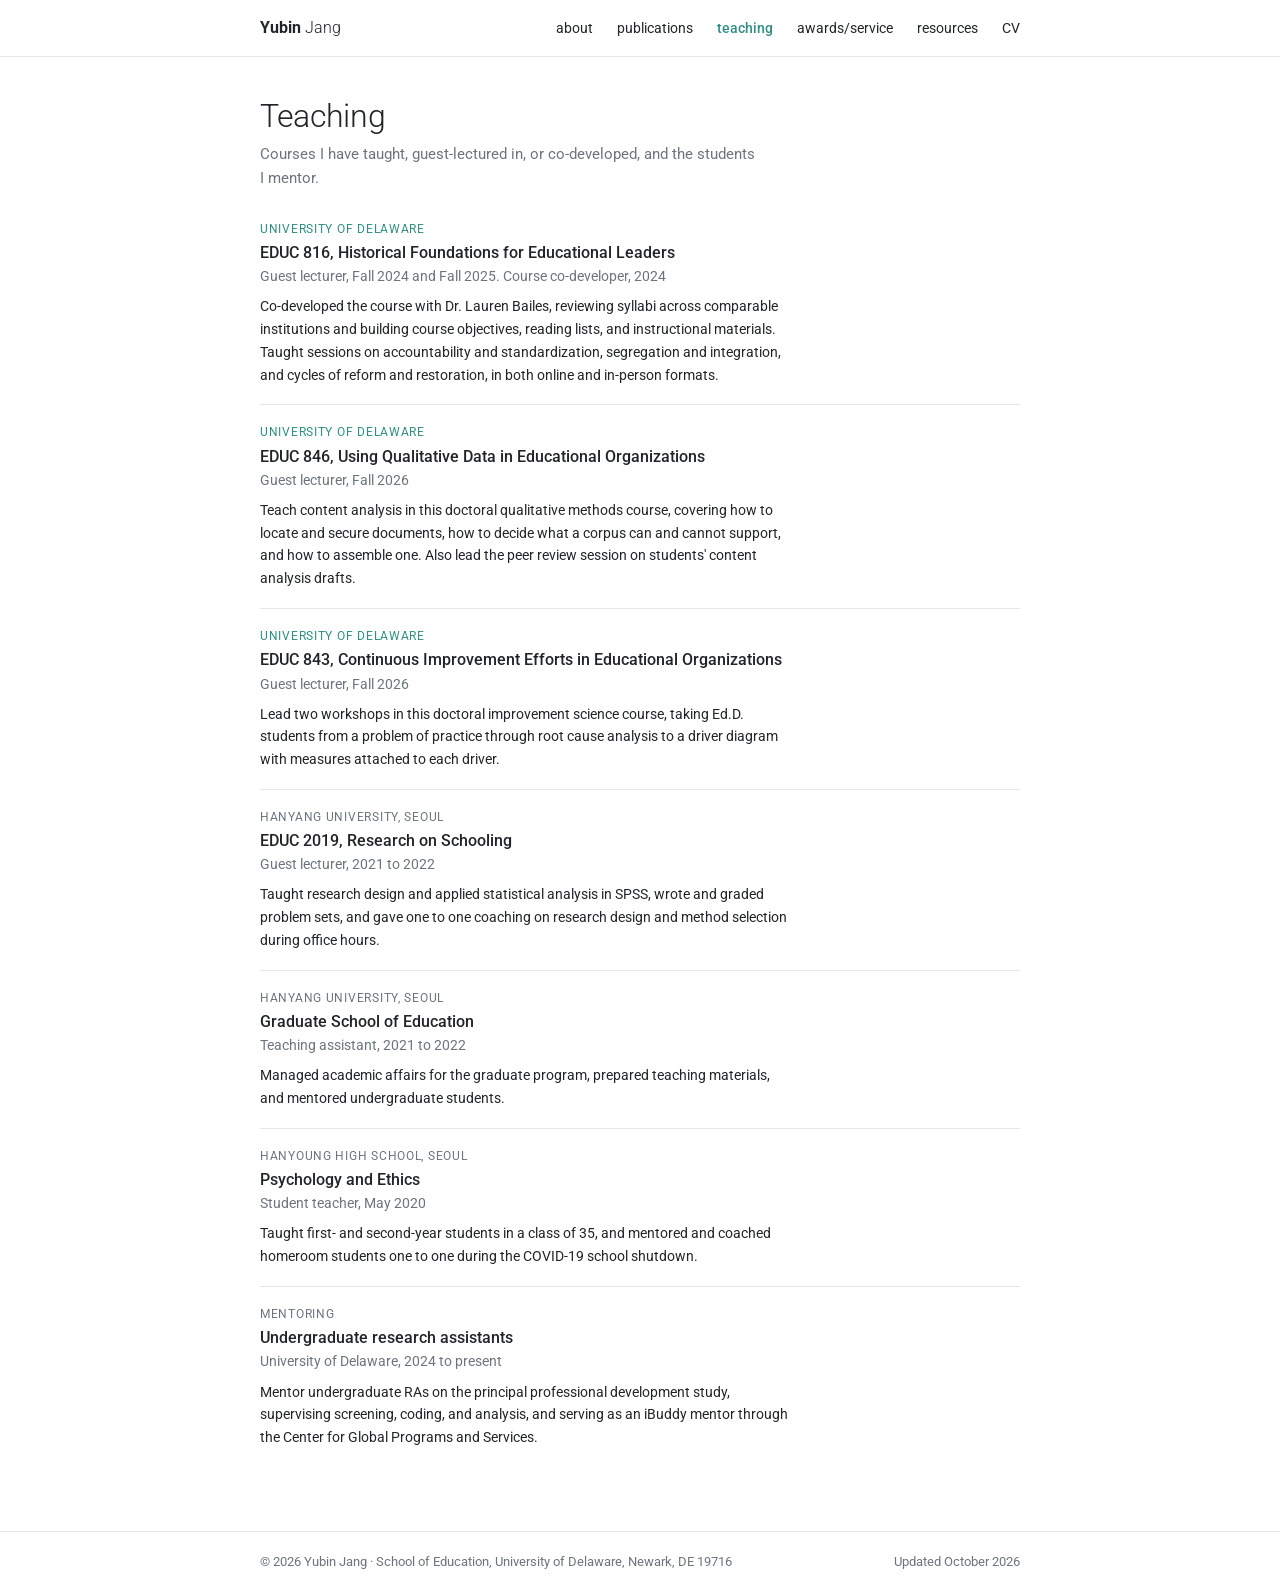
<file: teaching/index.html>
<!doctype html>
<html lang="en">
<head>
<meta charset="utf-8">
<meta name="viewport" content="width=device-width, initial-scale=1">
<title>Teaching | Yubin Jang</title>
<meta name="description" content="Courses Yubin Jang has taught, guest-lectured in, or co-developed at the University of Delaware and Hanyang University, and her mentoring of undergraduate researchers.">
<meta name="author" content="Yubin Jang">

<meta property="og:type" content="website">
<meta property="og:title" content="Teaching | Yubin Jang">
<meta property="og:description" content="Courses Yubin Jang has taught, guest-lectured in, or co-developed at the University of Delaware and Hanyang University, and her mentoring of undergraduate researchers.">
<meta property="og:image" content="https://yubinjang.github.io/assets/img/headshot.jpg">
<meta name="twitter:card" content="summary">
<link rel="canonical" href="https://yubinjang.github.io/teaching/">

<link rel="icon" href="data:image/svg+xml,<svg xmlns='http://www.w3.org/2000/svg' viewBox='0 0 32 32'><text y='24' x='1' font-size='22' font-family='Helvetica,Arial,sans-serif'>YJ</text></svg>">
<link rel="preconnect" href="https://fonts.googleapis.com">
<link rel="preconnect" href="https://fonts.gstatic.com" crossorigin>
<link href="https://fonts.googleapis.com/css2?family=Roboto:wght@300;400;500;700&display=swap" rel="stylesheet">
<link rel="stylesheet" href="/assets/css/style.css">

<!-- Without JS the mobile menu cannot open, so lay the links out inline. -->
<noscript>
  <style>
    .nav__toggle{ display:none !important; }
    @media (max-width:720px){
      .nav__inner{ height:auto; flex-wrap:wrap; padding-block:10px; }
      .nav__links{
        position:static; flex-direction:row; flex-wrap:wrap; gap:6px 16px;
        max-height:none; visibility:visible; overflow:visible;
        padding:0; border:0;
      }
      .nav__links a{ width:auto; padding:2px 0; border-bottom:0; }
    }
  </style>
</noscript>
</head>
<body>

<a class="skip-link" href="#main">Skip to content</a>

<header class="nav" id="nav">
  <div class="nav__inner">
    <a class="nav__brand" href="/"><strong>Yubin</strong> Jang</a>

    <button class="nav__toggle" id="navToggle" aria-expanded="false" aria-controls="navLinks" aria-label="Open menu">
      <span></span><span></span><span></span>
    </button>

    <nav class="nav__links" id="navLinks" aria-label="Primary">
      <a href="/">about</a>
      <a href="/publications/">publications</a>
      <a href="/teaching/" class="is-current" aria-current="page">teaching</a>
      <a href="/awards/">awards/service</a>
      <a href="/resources/">resources</a>
      <a href="/cv/Jang_Yubin_CV.pdf" target="_blank" rel="noopener">CV</a>
    </nav>
  </div>
</header>

<main id="main">
  <div class="wrap">

  <h1 class="page__title">Teaching</h1>
  <p class="page__lede">Courses I have taught, guest-lectured in, or co-developed, and the students I mentor.</p>
  <div class="courses">
    <article class="course">
      <p class="course__where"><a href="https://www.education.udel.edu/" target="_blank" rel="noopener">University of Delaware</a></p>
      <h3>EDUC 816, Historical Foundations for Educational Leaders</h3>
      <p class="course__role">Guest lecturer, Fall 2024 and Fall 2025. Course co-developer, 2024</p>
      <p>
        Co-developed the course with Dr. Lauren Bailes, reviewing syllabi across comparable
        institutions and building course objectives, reading lists, and instructional materials.
        Taught sessions on accountability and standardization, segregation and integration, and
        cycles of reform and restoration, in both online and in-person formats.
      </p>
    </article>

    <article class="course">
      <p class="course__where"><a href="https://www.education.udel.edu/" target="_blank" rel="noopener">University of Delaware</a></p>
      <h3>EDUC 846, Using Qualitative Data in Educational Organizations</h3>
      <p class="course__role">Guest lecturer, Fall 2026</p>
      <p>
        Teach content analysis in this doctoral qualitative methods course, covering how to
        locate and secure documents, how to decide what a corpus can and cannot support, and
        how to assemble one. Also lead the peer review session on students' content analysis
        drafts.
      </p>
    </article>

    <article class="course">
      <p class="course__where"><a href="https://www.education.udel.edu/" target="_blank" rel="noopener">University of Delaware</a></p>
      <h3>EDUC 843, Continuous Improvement Efforts in Educational Organizations</h3>
      <p class="course__role">Guest lecturer, Fall 2026</p>
      <p>
        Lead two workshops in this doctoral improvement science course, taking Ed.D. students
        from a problem of practice through root cause analysis to a driver diagram with
        measures attached to each driver.
      </p>
    </article>

    <article class="course">
      <p class="course__where">Hanyang University, Seoul</p>
      <h3>EDUC 2019, Research on Schooling</h3>
      <p class="course__role">Guest lecturer, 2021 to 2022</p>
      <p>
        Taught research design and applied statistical analysis in SPSS, wrote and graded problem
        sets, and gave one to one coaching on research design and method selection during office
        hours.
      </p>
    </article>

    <article class="course">
      <p class="course__where">Hanyang University, Seoul</p>
      <h3>Graduate School of Education</h3>
      <p class="course__role">Teaching assistant, 2021 to 2022</p>
      <p>
        Managed academic affairs for the graduate program, prepared teaching materials, and
        mentored undergraduate students.
      </p>
    </article>

    <article class="course">
      <p class="course__where">Hanyoung High School, Seoul</p>
      <h3>Psychology and Ethics</h3>
      <p class="course__role">Student teacher, May 2020</p>
      <p>
        Taught first- and second-year students in a class of 35, and mentored and coached homeroom
        students one to one during the COVID-19 school shutdown.
      </p>
    </article>

    <article class="course">
      <p class="course__where">Mentoring</p>
      <h3>Undergraduate research assistants</h3>
      <p class="course__role">University of Delaware, 2024 to present</p>
      <p>
        Mentor undergraduate RAs on the principal professional development study, supervising
        screening, coding, and analysis, and serving as an iBuddy mentor through the Center for
        Global Programs and Services.
      </p>
    </article>
  </div>


  </div>
</main>

<footer class="foot">
  <div class="wrap foot__inner">
    <p>&copy; <span id="year">2026</span> Yubin Jang &middot; School of Education, University of Delaware, Newark, DE 19716</p>
    <p>Updated October 2026</p>
  </div>
</footer>

<script src="/assets/js/main.js"></script>
</body>
</html>
</file>
<file: assets/css/style.css>
/* ============================================================
   Yubin Jang, personal academic site
   Plain HTML and CSS, no build step. Five pages that share this file.

   Design follows rules/design-brief.md in the wiki (saved 2026-08-12):
   white page, one teal accent for links and active nav, hairline
   separation, Roboto, no shadows, no gradients, no pills, no emoji.
   ============================================================ */

:root{
  --bg:      #fff;
  --ink:     #212529;
  --muted:   #6c757d;
  --accent:  #2f8f83;
  --hair:    #e3e7ea;
  --border:  #ced4da;

  --sans: "Roboto", system-ui, -apple-system, BlinkMacSystemFont, "Segoe UI", Helvetica, Arial, sans-serif;

  --wrap:  800px;
  --gutter: 20px;
  --nav-h: 56px;
}

*,*::before,*::after{ box-sizing:border-box; }

html{
  font-size:15px;
  scroll-behavior:smooth;
  scroll-padding-top:calc(var(--nav-h) + 16px);
  -webkit-text-size-adjust:100%;
}

body{
  margin:0;
  background:var(--bg);
  color:var(--ink);
  font-family:var(--sans);
  font-weight:400;
  line-height:1.6;
  -webkit-font-smoothing:antialiased;
}

img{ max-width:100%; display:block; }

a{ color:var(--accent); text-decoration:none; }
a:hover,
a:focus-visible{ text-decoration:underline; text-underline-offset:2px; }

strong{ font-weight:500; }
cite{ font-style:italic; }

:focus-visible{ outline:2px solid var(--accent); outline-offset:3px; }

.wrap{
  width:100%;
  max-width:var(--wrap);
  margin-inline:auto;
  padding-inline:var(--gutter);
}

.skip-link{
  position:absolute; left:-9999px; top:0;
  background:var(--ink); color:#fff;
  padding:8px 14px; z-index:100;
}
.skip-link:focus{ left:8px; top:8px; }

/* the page's main column. The nav and footer are outside it. */
main{ padding-block:40px 64px; }

/* ---------------------------------------------------------- NAV */

.nav{
  position:sticky; top:0; z-index:50;
  background:var(--bg);
  border-bottom:1px solid var(--hair);
}
.nav__inner{
  max-width:var(--wrap);
  margin-inline:auto;
  padding-inline:var(--gutter);
  height:var(--nav-h);
  display:flex; align-items:center; justify-content:space-between;
  gap:24px;
}

/* "Yubin Jang" with the first name bold, the light-with-bold-key-word pattern
   from the brief */
.nav__brand{
  font-size:1.08rem;
  font-weight:300;
  color:var(--ink);
  white-space:nowrap;
}
.nav__brand strong{ font-weight:700; }
.nav__brand:hover{ text-decoration:none; color:var(--accent); }

.nav__links{ display:flex; align-items:center; gap:clamp(14px, 2.4vw, 24px); }
.nav__links a{
  font-size:.95rem;
  color:var(--ink);
  padding:4px 0;
  white-space:nowrap;
}
.nav__links a:hover{ color:var(--accent); text-decoration:none; }
.nav__links a.is-current{ color:var(--accent); font-weight:500; }

.nav__toggle{
  display:none;
  flex-direction:column; justify-content:center; gap:5px;
  width:38px; height:34px;
  padding:0; margin:0;
  background:none; border:1px solid var(--border); border-radius:6px;
  cursor:pointer;
}
.nav__toggle span{
  display:block; height:1.5px; width:16px; margin-inline:auto;
  background:var(--ink);
  transition:transform .2s ease, opacity .2s ease;
}
.nav__toggle[aria-expanded="true"] span:nth-child(1){ transform:translateY(6.5px) rotate(45deg); }
.nav__toggle[aria-expanded="true"] span:nth-child(2){ opacity:0; }
.nav__toggle[aria-expanded="true"] span:nth-child(3){ transform:translateY(-6.5px) rotate(-45deg); }

/* ---------------------------------------------------------- PAGE HEAD */

/* every page opens with a title at weight 300. The About page bolds the first
   name; the other pages are one word and stay light. */
.page__title{
  font-size:2.15rem;
  font-weight:300;
  line-height:1.2;
  letter-spacing:-.01em;
  margin:0 0 6px;
}
.page__title strong{ font-weight:700; }
.page__lede{
  margin:0 0 30px;
  color:var(--muted);
  max-width:62ch;
}

/* ---------------------------------------------------------- ABOUT */

.about{
  display:grid;
  grid-template-columns:minmax(0,1fr) 190px;
  gap:40px;
  align-items:start;
}
.about__name{ margin-bottom:4px; }
.about__role{ margin:0 0 14px; }
.about__contact{
  margin:0 0 22px;
  font-size:.92rem;
  color:var(--muted);
}
.about__contact a{ white-space:nowrap; }
.about__text p{ margin:0 0 1em; max-width:62ch; }
.about__text p:last-child{ margin-bottom:0; }

.portrait{
  width:190px; height:190px;
  border-radius:50%;
  object-fit:cover;
  border:1px solid var(--hair);
  background:var(--bg);
  justify-self:end;
}

/* ---------------------------------------------------------- SECTIONS */

.sec{ margin-top:44px; }
.sec__title{
  font-size:1.3rem;
  font-weight:500;
  line-height:1.3;
  margin:0 0 14px;
  padding-bottom:8px;
  border-bottom:1px solid var(--hair);
}
.sec__title small{
  font-size:.85rem;
  font-weight:400;
  color:var(--muted);
  margin-left:8px;
}
.sec__note{ margin:16px 0 0; color:var(--muted); font-size:.92rem; }
/* a short muted paragraph that opens a section, under its title */
.sec__lede{ margin:0 0 18px; max-width:66ch; color:var(--muted); font-size:.95rem; }
/* the first section on a page that opens with a lede sits right under it */
.page__lede + .sec{ margin-top:0; }


/* a sub-heading inside a section, for status groups on the publications page */
.sub{
  font-size:1rem;
  font-weight:500;
  margin:22px 0 8px;
}
.sub:first-of-type{ margin-top:0; }
.sub small{ font-weight:400; color:var(--muted); font-style:italic; }

/* ---------------------------------------------------------- ROWS
   A dated list: year on the left, text on the right, hairlines between.
   Used for Education and Selected awards on the home page. */

.rows{ list-style:none; margin:0; padding:0; }
.rows li{
  display:grid;
  grid-template-columns:104px minmax(0,1fr);
  gap:16px;
  padding:12px 0;
  border-top:1px solid var(--hair);
}
.rows li:first-child{ border-top:0; padding-top:2px; }
.rows__when{
  color:var(--muted);
  font-size:.9rem;
  padding-top:.12em;
  white-space:nowrap;
}
.rows__what strong{ font-weight:500; }
.rows__note{
  display:block;
  color:var(--muted);
  font-size:.92rem;
}
.rows__text{
  display:block;
  margin-top:7px;
  max-width:60ch;
}
.rows__text + .rows__text{ margin-top:5px; }

/* ---------------------------------------------------------- RESEARCH DIRECTIONS */

.dirs{
  display:grid;
  grid-template-columns:1fr;
  gap:18px;
}
.dir h3{
  font-size:1rem;
  font-weight:500;
  line-height:1.35;
  margin:0 0 4px;
}
.dir p{ margin:0; font-size:.95rem; }
.dir__meta{
  display:block;
  margin-top:5px;
  font-size:.88rem;
  color:var(--muted);
}

/* ---------------------------------------------------------- IN-PAGE LINKS
   A row of lowercase links that jump down a long page. These are not tabs,
   nothing is hidden, so they carry no active state. */

.jump{
  display:flex; flex-wrap:wrap; gap:6px 22px;
  margin:0 0 28px;
  padding-bottom:12px;
  border-bottom:1px solid var(--hair);
  font-size:.95rem;
}

/* ---------------------------------------------------------- TABS
   The resources page. Lowercase links; the active one is teal at weight 500
   with a 2px underline, as the brief specifies. */

.tabs{
  display:flex; flex-wrap:wrap; gap:0 22px;
  margin:0 0 26px;
  border-bottom:1px solid var(--hair);
}
.tab{
  font-family:var(--sans);
  font-size:.95rem;
  color:var(--ink);
  background:none;
  border:0;
  border-bottom:2px solid transparent;
  margin-bottom:-1px;
  padding:8px 0 9px;
  cursor:pointer;
}
.tab:hover{ color:var(--accent); }
.tab.is-active{
  color:var(--accent);
  font-weight:500;
  border-bottom-color:var(--accent);
}
.panel[hidden]{ display:none; }
/* on a page with no lede, the tab row needs its own distance from the title */
.page__title + .tabs{ margin-top:18px; }

/* ---------------------------------------------------------- PUBLICATIONS */

.pubgroup{ scroll-margin-top:calc(var(--nav-h) + 18px); }
.pubgroup + .pubgroup{ margin-top:40px; }

.pubs{ list-style:none; margin:0; padding:0; }
.pub{
  padding:9px 0;
  border-top:1px solid var(--hair);
}
.pub:first-child{ border-top:0; padding-top:0; }
.pub p{ margin:0; font-size:.95rem; line-height:1.55; }
.pub strong{ font-weight:500; }
.pub.is-hidden{ display:none; }

/* a resource link at the end of a citation, drawn as a small ghost button */
.pub__link{
  display:inline-block;
  margin-left:6px;
  padding:0 7px;
  font-size:.78rem;
  font-weight:500;
  line-height:1.6;
  color:var(--ink);
  border:1px solid var(--border);
  border-radius:4px;
  vertical-align:.08em;
}
.pub__link:hover{ color:var(--accent); border-color:var(--accent); text-decoration:none; }

/* "Presenting author" and similar notes stay as quiet inline text */
.pub__tag{ font-size:.86rem; font-style:italic; color:var(--muted); }
.pub__tag::before{ content:"["; }
.pub__tag::after{ content:"]"; }

/* ---------------------------------------------------------- BUTTONS */

.btn{
  display:inline-block;
  padding:6px 14px;
  font-family:var(--sans);
  font-size:.9rem;
  font-weight:500;
  line-height:1.5;
  color:var(--ink);
  background:var(--bg);
  border:1px solid var(--border);
  border-radius:6px;
  cursor:pointer;
}
.btn:hover{ color:var(--accent); border-color:var(--accent); text-decoration:none; }
.btn--primary{ color:#fff; background:var(--accent); border-color:var(--accent); }
.btn--primary:hover{ color:#fff; background:#27786e; border-color:#27786e; }

.more{ display:none; margin-top:14px; }
.more.is-ready{ display:inline-block; }

/* ---------------------------------------------------------- TEACHING */

.course{
  padding:18px 0;
  border-top:1px solid var(--hair);
}
.course:first-of-type{ border-top:0; padding-top:0; }
.course__where{
  margin:0 0 3px;
  font-size:.8rem;
  letter-spacing:.06em;
  text-transform:uppercase;
  color:var(--muted);
}
.course h3{
  font-size:1.05rem;
  font-weight:500;
  line-height:1.35;
  margin:0 0 2px;
}
.course__role{ margin:0 0 8px; font-size:.92rem; color:var(--muted); }
.course p:last-child{ margin:0; font-size:.95rem; max-width:66ch; }

/* ---------------------------------------------------------- RESOURCES */

/* the tab button already names the category on screen, so the panel's own
   heading is for screen readers and for the no-JS layout */
.panel__title{
  position:absolute;
  width:1px; height:1px;
  margin:-1px; padding:0;
  overflow:hidden;
  clip:rect(0 0 0 0);
  clip-path:inset(50%);
  white-space:nowrap;
}
.panel__lede{ max-width:62ch; margin:0 0 22px; color:var(--muted); }

.res-cols{
  display:grid;
  grid-template-columns:repeat(auto-fit, minmax(300px, 1fr));
  gap:22px 40px;
  align-items:start;
}
.res-group + .res-group,
.res-group + .res-cols,
.res-cols + .res-group{ margin-top:30px; }
.res-cols .res-group + .res-group{ margin-top:0; }

.res{ list-style:none; margin:0; padding:0; }
.res li{
  padding:9px 0;
  border-top:1px solid var(--hair);
}
.res li:first-child{ border-top:0; padding-top:0; }
.res__link,
.res__title{ font-size:.95rem; font-weight:500; line-height:1.45; }
.res__by{ display:block; margin-top:1px; font-size:.88rem; color:var(--muted); }

/* ---------------------------------------------------------- FOOTER */

.foot{
  border-top:1px solid var(--hair);
  padding-block:20px;
}
.foot__inner{
  display:flex; align-items:center; justify-content:space-between;
  gap:12px 24px; flex-wrap:wrap;
  font-size:.85rem;
  color:var(--muted);
}
.foot p{ margin:0; }
.foot a{ color:var(--muted); }
.foot a:hover{ color:var(--accent); }

/* ---------------------------------------------------------- RESPONSIVE */

@media (max-width:720px){
  main{ padding-block:28px 48px; }

  .nav__toggle{ display:flex; }
  .nav__links{
    position:absolute;
    top:var(--nav-h); left:0; right:0;
    flex-direction:column;
    align-items:flex-start;
    gap:0;
    background:var(--bg);
    border-bottom:1px solid var(--hair);
    padding:4px var(--gutter) 10px;
    max-height:0;
    overflow:hidden;
    visibility:hidden;
    transition:max-height .25s ease, visibility .25s;
  }
  .nav__links.is-open{ max-height:70vh; overflow-y:auto; visibility:visible; }
  .nav__links a{ width:100%; padding:10px 0; border-bottom:1px solid var(--hair); }
  .nav__links a:last-child{ border-bottom:0; }

  .about{ grid-template-columns:1fr; gap:22px; }
  .portrait{ order:-1; width:150px; height:150px; justify-self:start; }

  .dirs{ grid-template-columns:1fr; gap:18px; }
  .rows li{ grid-template-columns:1fr; gap:2px; }
  .rows__when{ padding-top:0; }
  .res-cols{ grid-template-columns:1fr; }
}

@media (prefers-reduced-motion:reduce){
  html{ scroll-behavior:auto; }
  *{ transition-duration:.01ms !important; }
}

@media print{
  .nav, .foot, .more, .skip-link{ display:none; }
  .panel[hidden]{ display:block !important; }
  .pub.is-hidden{ display:block; }
  body{ font-size:10.5pt; }
  main{ padding-block:0; }
  a{ color:inherit; }
}
</file>
